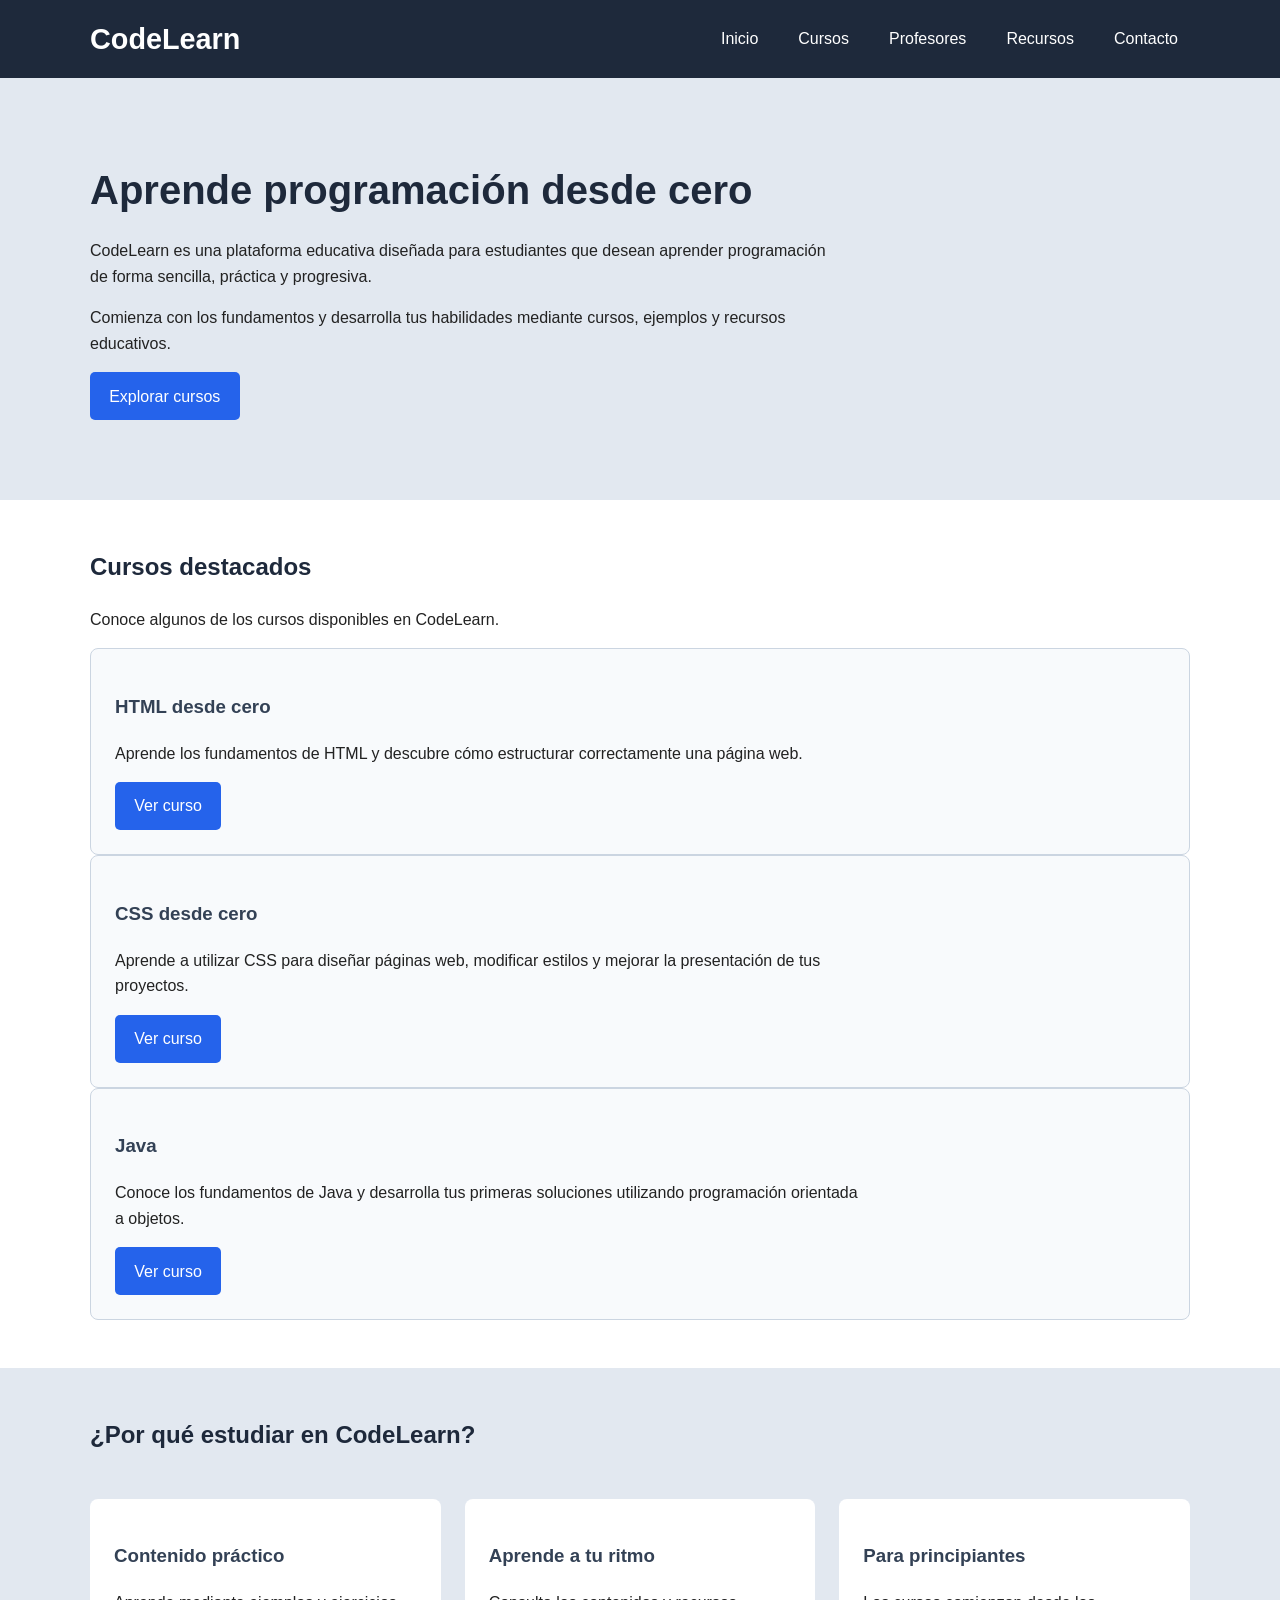
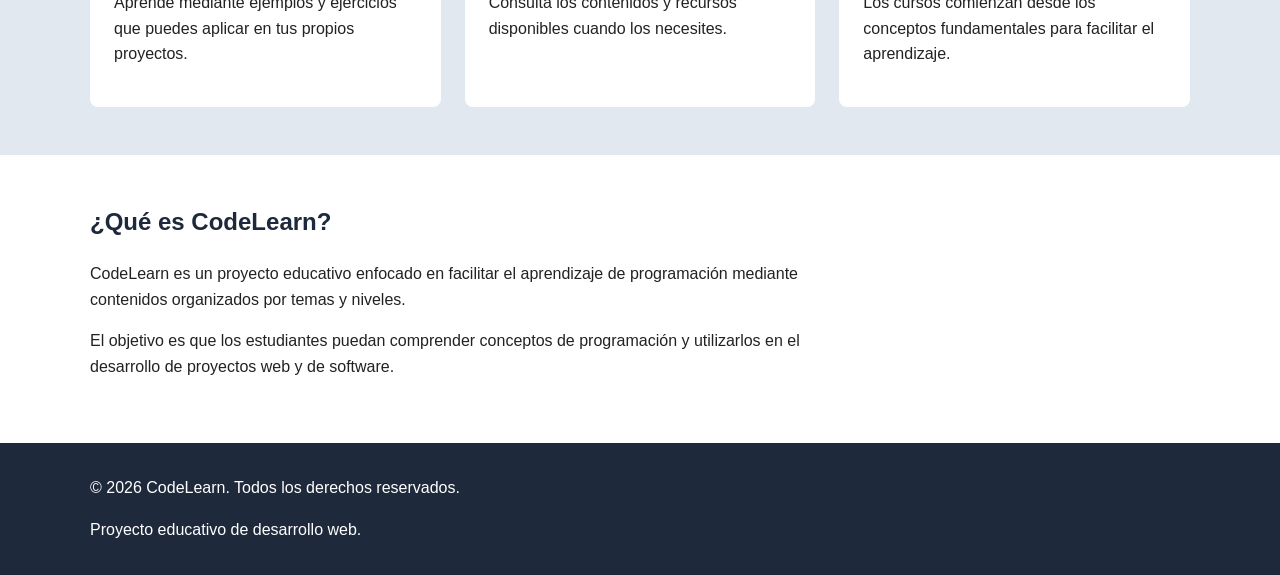
<file: index.html>
<!DOCTYPE html>
<html lang="es">

<head>
    <meta charset="UTF-8">
    <meta name="viewport" content="width=device-width, initial-scale=1.0">

    <meta name="description"
        content="CodeLearn es una plataforma educativa para aprender programación desde cero mediante cursos y recursos prácticos.">

    <meta name="author" content="CodeLearn">

    <title>CodeLearn | Aprende programación</title>
    <link rel="stylesheet" href="css/styles.css">
</head>

<body>

    <!-- Encabezado principal -->
    <header class="header">

        <div class="container">

            <h1 class="logo">CodeLearn</h1>

            <!-- Navegación principal -->
            <nav class="nav" aria-label="Navegación principal">

                <a href="index.html">Inicio</a>
                <a href="html/cursos.html">Cursos</a>
                <a href="html/profesores.html">Profesores</a>
                <a href="html/recursos.html">Recursos</a>
                <a href="html/contacto.html">Contacto</a>

            </nav>

        </div>

    </header>


    <!-- Contenido principal -->
    <main>

        <!-- Presentación de CodeLearn -->
        <section class="hero">

            <div class="container">

                <h2>Aprende programación desde cero</h2>

                <p>
                    CodeLearn es una plataforma educativa diseñada para
                    estudiantes que desean aprender programación de forma
                    sencilla, práctica y progresiva.
                </p>

                <p>
                    Comienza con los fundamentos y desarrolla tus habilidades
                    mediante cursos, ejemplos y recursos educativos.
                </p>

                <a href="html/cursos.html">Explorar cursos</a>

            </div>

        </section>


        <!-- Cursos destacados -->
        <section class="featured-courses">

            <div class="container">

                <h2>Cursos destacados</h2>

                <p>
                    Conoce algunos de los cursos disponibles en CodeLearn.
                </p>


                <article class="course-card">

                    <h3>HTML desde cero</h3>

                    <p>
                        Aprende los fundamentos de HTML y descubre cómo
                        estructurar correctamente una página web.
                    </p>

                    <a href="html/curso-html.html">Ver curso</a>

                </article>


                <article class="course-card">

                    <h3>CSS desde cero</h3>

                    <p>
                        Aprende a utilizar CSS para diseñar páginas web,
                        modificar estilos y mejorar la presentación
                        de tus proyectos.
                    </p>

                    <a href="html/curso-css.html">Ver curso</a>

                </article>


                <article class="course-card">

                    <h3>Java</h3>

                    <p>
                        Conoce los fundamentos de Java y desarrolla tus
                        primeras soluciones utilizando programación
                        orientada a objetos.
                    </p>

                    <a href="html/curso-java.html">Ver curso</a>

                </article>

            </div>

        </section>


        <!-- Beneficios de la plataforma -->
        <section class="benefits">

            <div class="container">

                <h2>¿Por qué estudiar en CodeLearn?</h2>


                <article>

                    <h3>Contenido práctico</h3>

                    <p>
                        Aprende mediante ejemplos y ejercicios que puedes
                        aplicar en tus propios proyectos.
                    </p>

                </article>


                <article>

                    <h3>Aprende a tu ritmo</h3>

                    <p>
                        Consulta los contenidos y recursos disponibles
                        cuando los necesites.
                    </p>

                </article>


                <article>

                    <h3>Para principiantes</h3>

                    <p>
                        Los cursos comienzan desde los conceptos fundamentales
                        para facilitar el aprendizaje.
                    </p>

                </article>

            </div>

        </section>


        <!-- Información adicional -->
        <section class="about">

            <div class="container">

                <h2>¿Qué es CodeLearn?</h2>

                <p>
                    CodeLearn es un proyecto educativo enfocado en facilitar
                    el aprendizaje de programación mediante contenidos
                    organizados por temas y niveles.
                </p>

                <p>
                    El objetivo es que los estudiantes puedan comprender
                    conceptos de programación y utilizarlos en el desarrollo
                    de proyectos web y de software.
                </p>

            </div>

        </section>

    </main>


    <!-- Pie de página -->
    <footer class="footer">

        <div class="container">

            <p>
                &copy; 2026 CodeLearn. Todos los derechos reservados.
            </p>

            <address>
                Proyecto educativo de desarrollo web.
            </address>

        </div>

    </footer>

</body>

</html>
</file>
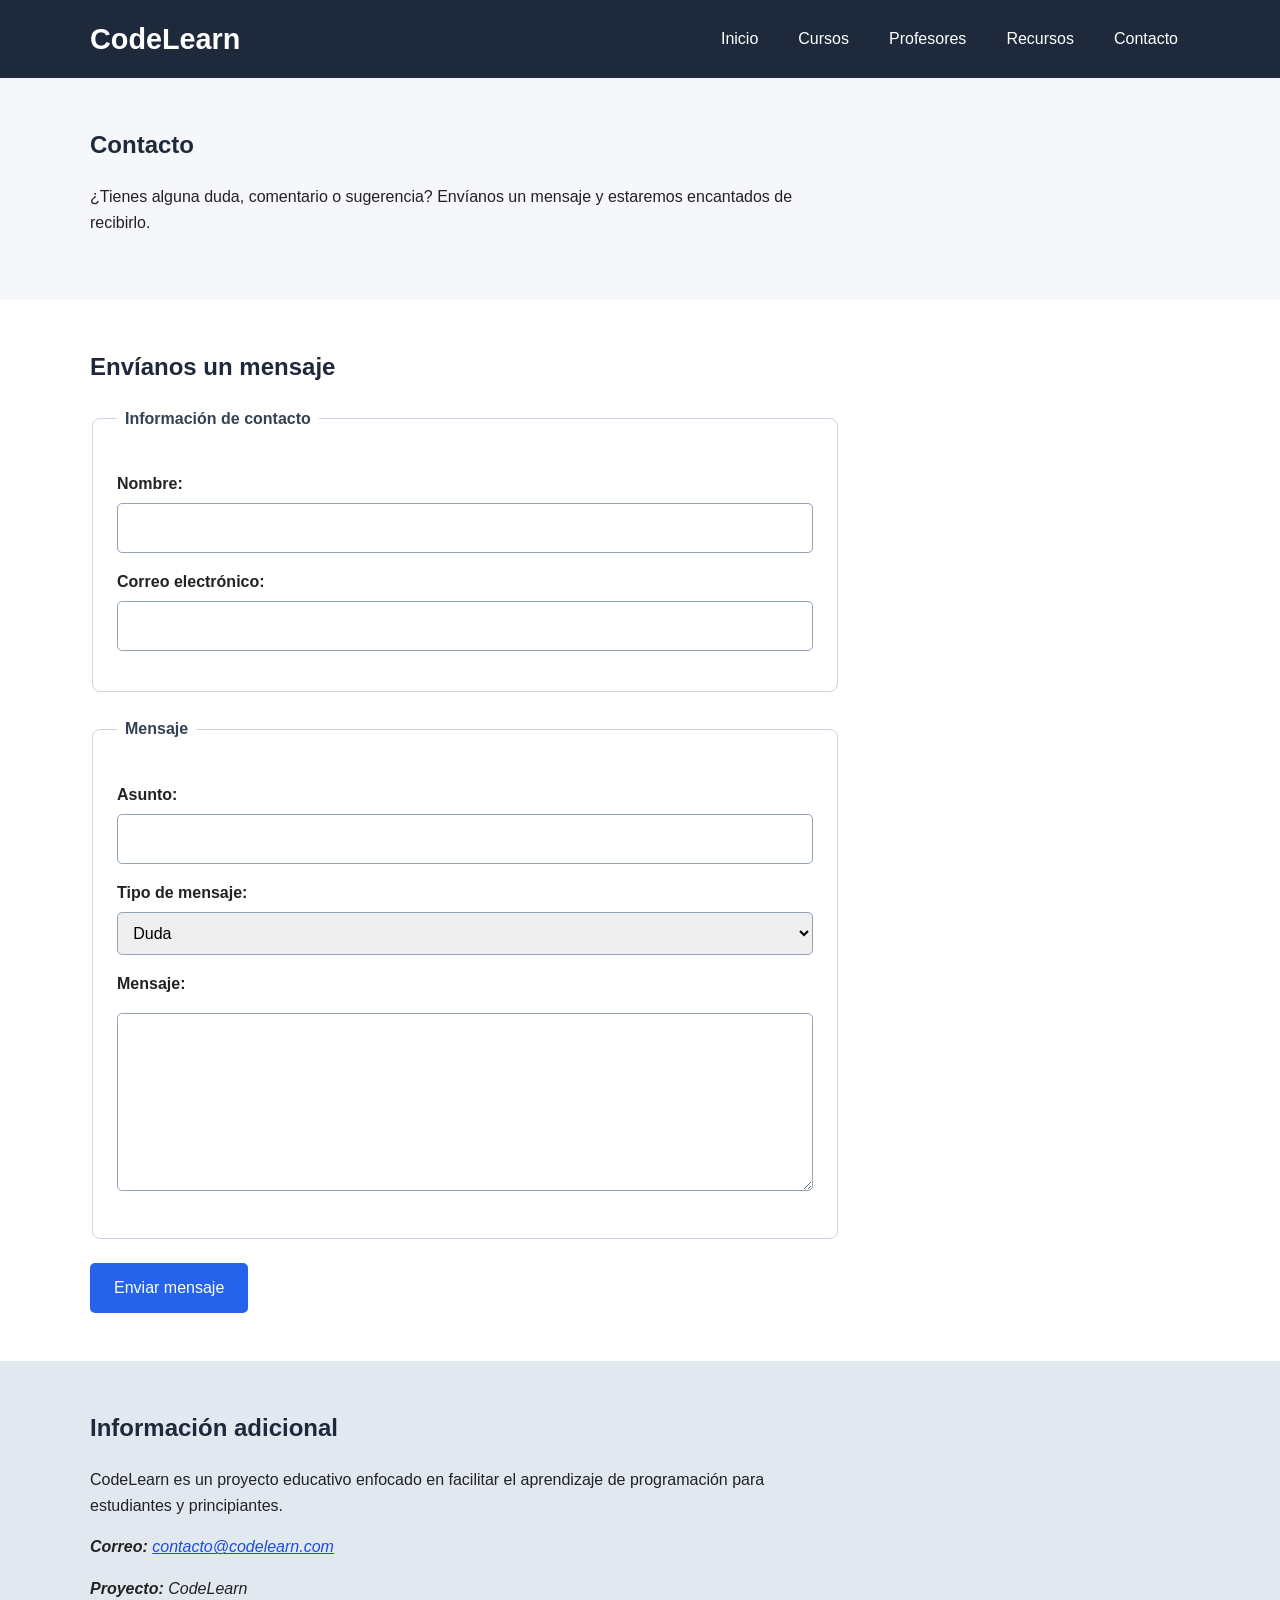
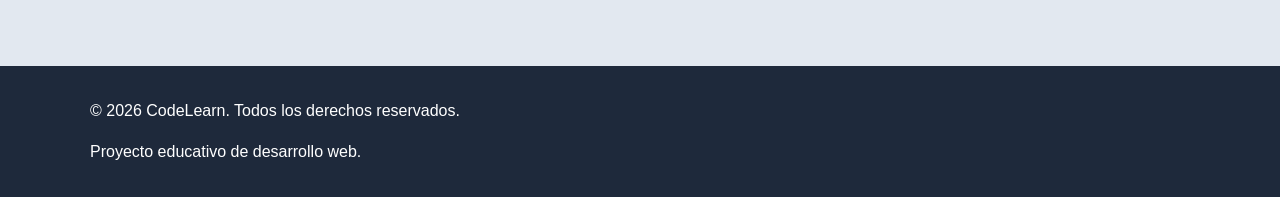
<file: html/contacto.html>
<!DOCTYPE html>
<html lang="es">

<head>
    <meta charset="UTF-8">
    <meta name="viewport" content="width=device-width, initial-scale=1.0">

    <meta name="description"
        content="Contacta con CodeLearn para enviar dudas, comentarios y sugerencias sobre los cursos de programación.">

    <meta name="author" content="CodeLearn">

    <title>Contacto | CodeLearn</title>
    <link rel="stylesheet" href="../css/styles.css">
</head>

<body>

    <!-- Encabezado principal -->
    <header class="header">

        <div class="container">

            <h1 class="logo">CodeLearn</h1>

            <!-- Navegación principal -->
            <nav class="nav" aria-label="Navegación principal">

                <a href="../index.html">Inicio</a>
                <a href="cursos.html">Cursos</a>
                <a href="profesores.html">Profesores</a>
                <a href="recursos.html">Recursos</a>
                <a href="contacto.html">Contacto</a>

            </nav>

        </div>

    </header>


    <!-- Contenido principal -->
    <main>

        <!-- Presentación -->
        <section class="contact-header">

            <div class="container">

                <h2>Contacto</h2>

                <p>
                    ¿Tienes alguna duda, comentario o sugerencia?
                    Envíanos un mensaje y estaremos encantados de recibirlo.
                </p>

            </div>

        </section>


        <!-- Formulario de contacto -->
        <section class="contact">

            <div class="container">

                <h2>Envíanos un mensaje</h2>

                <form action="#" method="post">

                    <fieldset>

                        <legend>Información de contacto</legend>

                        <p>
                            <label for="nombre">Nombre:</label>
                            <input type="text" id="nombre" name="nombre" required>
                        </p>

                        <p>
                            <label for="correo">Correo electrónico:</label>
                            <input type="email" id="correo" name="correo" required>
                        </p>

                    </fieldset>


                    <fieldset>

                        <legend>Mensaje</legend>

                        <p>
                            <label for="asunto">Asunto:</label>
                            <input type="text" id="asunto" name="asunto" required>
                        </p>

                        <p>
                            <label for="tipo">Tipo de mensaje:</label>

                            <select id="tipo" name="tipo">

                                <option value="duda">Duda</option>
                                <option value="comentario">Comentario</option>
                                <option value="sugerencia">Sugerencia</option>
                                <option value="otro">Otro</option>

                            </select>

                        </p>

                        <p>
                            <label for="mensaje">Mensaje:</label>
                        </p>

                        <p>
                            <textarea id="mensaje" name="mensaje" rows="6" required></textarea>
                        </p>

                    </fieldset>


                    <button type="submit">Enviar mensaje</button>

                </form>

            </div>

        </section>


        <!-- Información de contacto -->
        <aside class="contact-information">

            <div class="container">

                <h2>Información adicional</h2>

                <p>
                    CodeLearn es un proyecto educativo enfocado en facilitar
                    el aprendizaje de programación para estudiantes y
                    principiantes.
                </p>

                <address>

                    <p>
                        <strong>Correo:</strong>
                        <a href="mailto:contacto@codelearn.com">
                            contacto@codelearn.com
                        </a>
                    </p>

                    <p>
                        <strong>Proyecto:</strong>
                        CodeLearn
                    </p>

                </address>

            </div>

        </aside>

    </main>


    <!-- Pie de página -->
    <footer class="footer">

        <div class="container">

            <p>
                &copy; 2026 CodeLearn. Todos los derechos reservados.
            </p>

            <address>
                Proyecto educativo de desarrollo web.
            </address>

        </div>

    </footer>

</body>

</html>
</file>
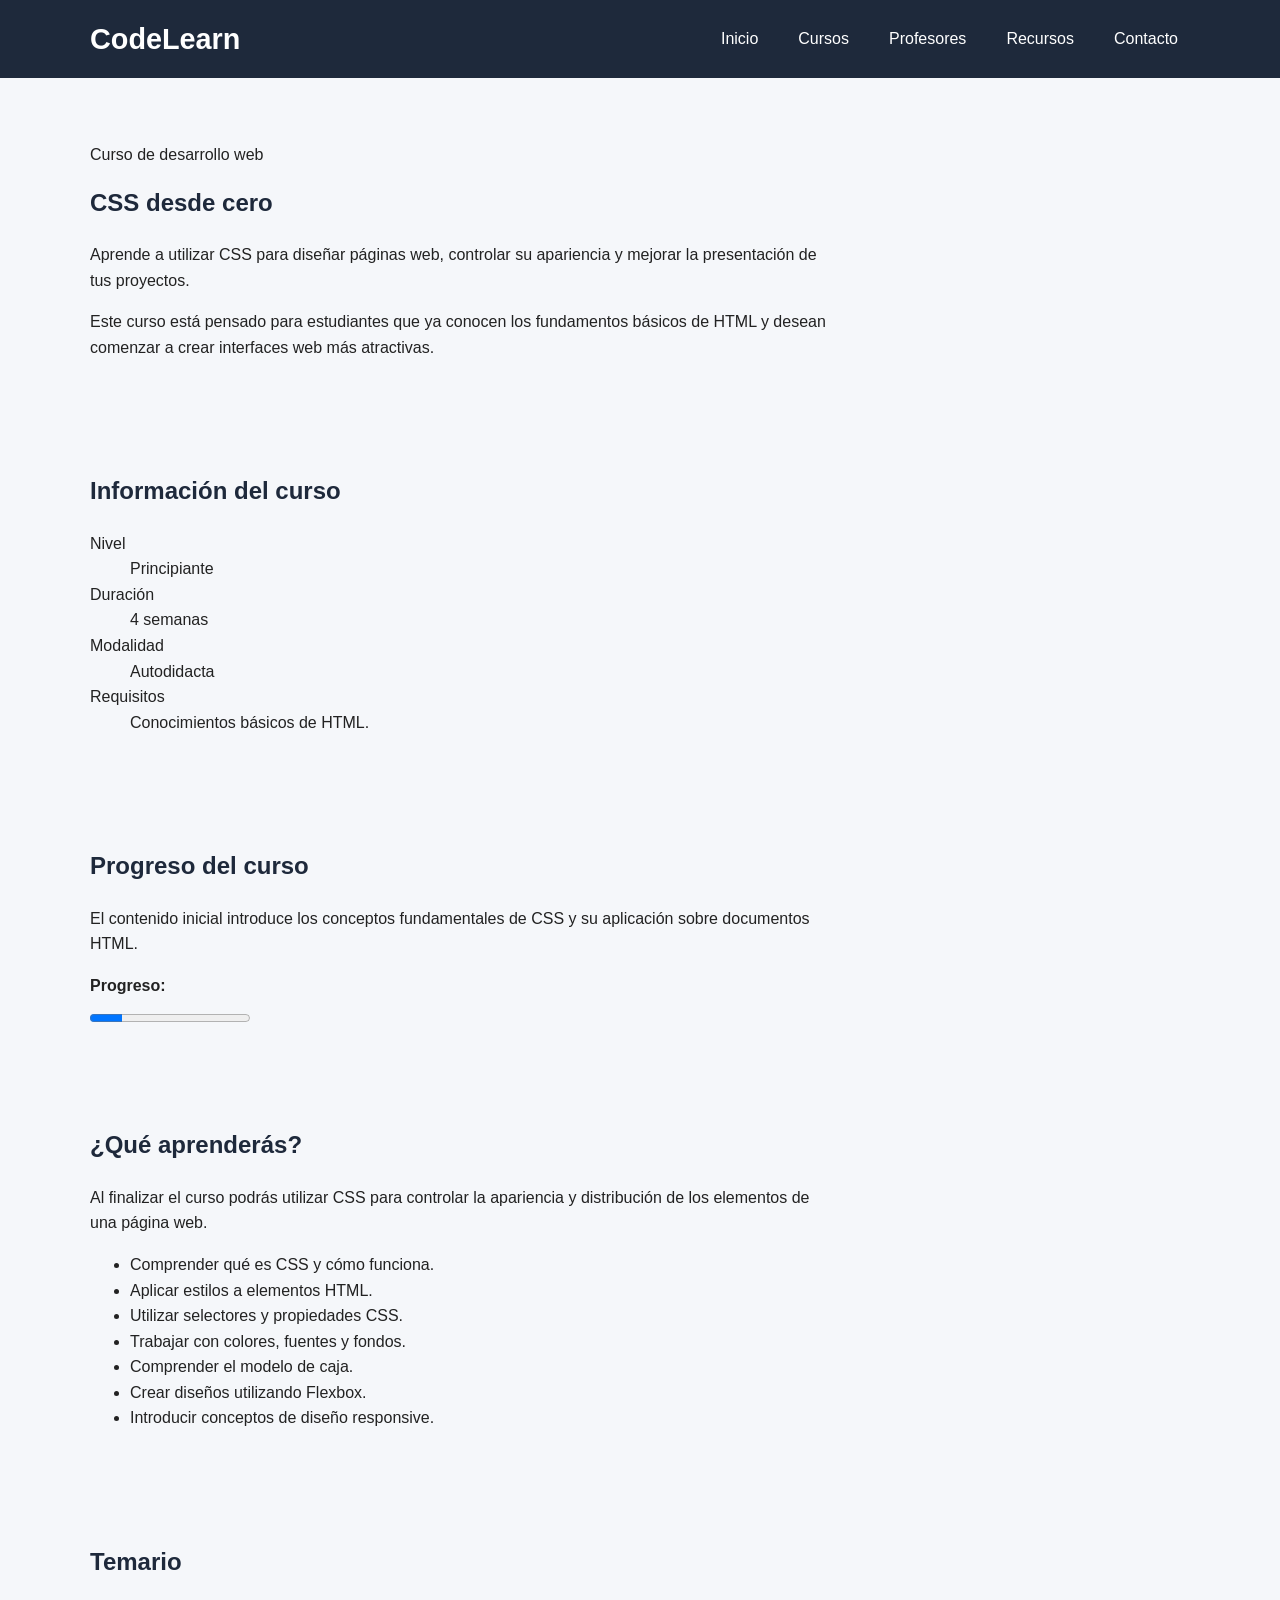
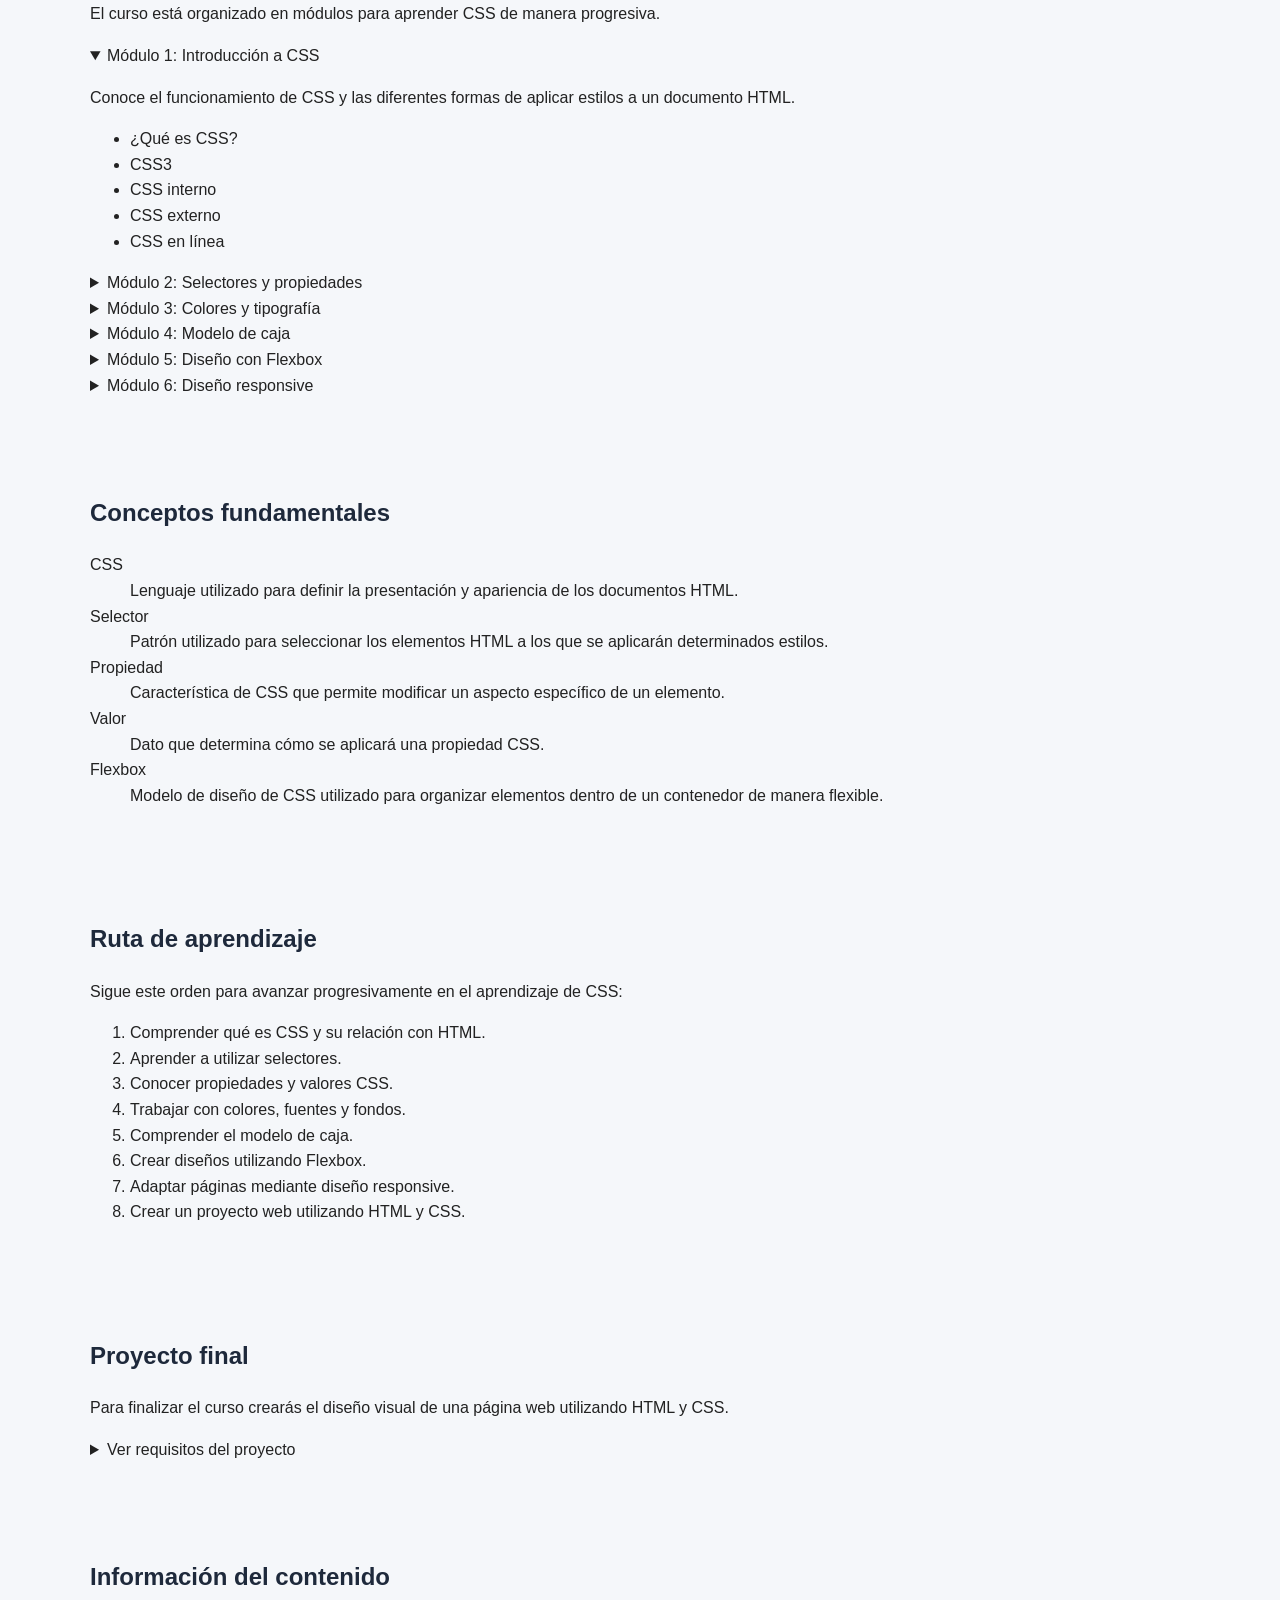
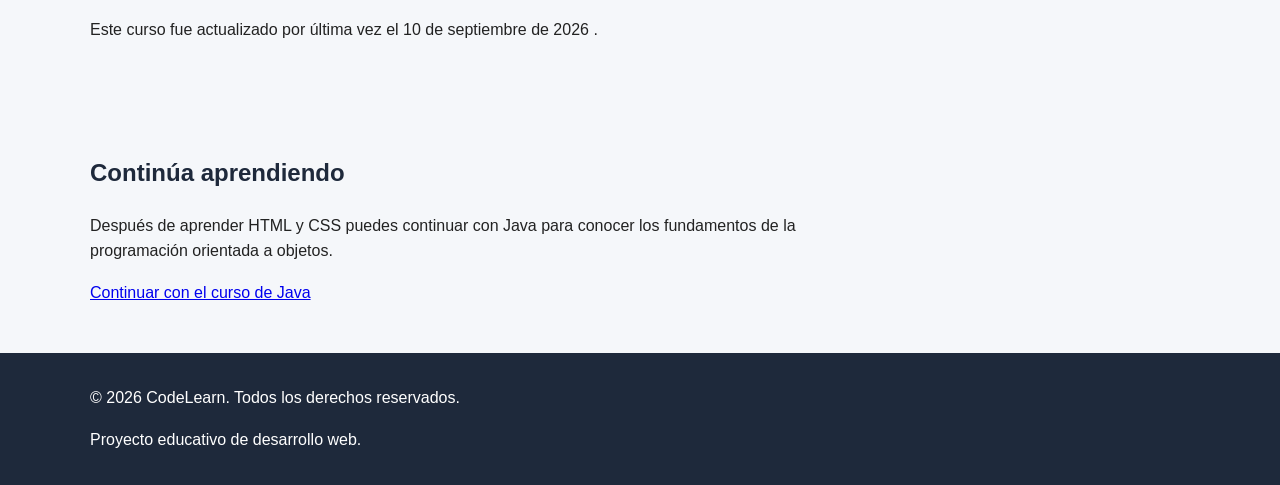
<file: html/curso-css.html>
<!DOCTYPE html>
<html lang="es">

<head>
    <meta charset="UTF-8">
    <meta name="viewport" content="width=device-width, initial-scale=1.0">

    <meta name="description"
        content="Curso de CSS desde cero en CodeLearn. Aprende a diseñar y mejorar la apariencia de páginas web mediante CSS.">

    <meta name="author" content="CodeLearn">

    <title>CodeLearn | Curso de CSS</title>
    <link rel="stylesheet" href="../css/styles.css">
</head>

<body>

    <!-- Encabezado principal -->
    <header class="header">

        <div class="container">

            <h1 class="logo">CodeLearn</h1>

            <!-- Navegación principal -->
            <nav class="nav" aria-label="Navegación principal">

                <a href="../index.html">Inicio</a>
                <a href="cursos.html">Cursos</a>
                <a href="profesores.html">Profesores</a>
                <a href="recursos.html">Recursos</a>
                <a href="contacto.html">Contacto</a>

            </nav>

        </div>

    </header>


    <!-- Contenido principal -->
    <main>

        <!-- Presentación del curso -->
        <section class="course-introduction">

            <div class="container">

                <p>Curso de desarrollo web</p>

                <h2>CSS desde cero</h2>

                <p>
                    Aprende a utilizar CSS para diseñar páginas web,
                    controlar su apariencia y mejorar la presentación
                    de tus proyectos.
                </p>

                <p>
                    Este curso está pensado para estudiantes que ya
                    conocen los fundamentos básicos de HTML y desean
                    comenzar a crear interfaces web más atractivas.
                </p>

            </div>

        </section>


        <!-- Información del curso -->
        <section class="course-information">

            <div class="container">

                <h2>Información del curso</h2>

                <dl>

                    <dt>Nivel</dt>
                    <dd>Principiante</dd>

                    <dt>Duración</dt>
                    <dd>4 semanas</dd>

                    <dt>Modalidad</dt>
                    <dd>Autodidacta</dd>

                    <dt>Requisitos</dt>
                    <dd>
                        Conocimientos básicos de HTML.
                    </dd>

                </dl>

            </div>

        </section>


        <!-- Progreso del curso -->
        <section class="course-progress">

            <div class="container">

                <h2>Progreso del curso</h2>

                <p>
                    El contenido inicial introduce los conceptos
                    fundamentales de CSS y su aplicación sobre
                    documentos HTML.
                </p>

                <label for="progress-css">
                    Progreso:
                </label>

                <progress id="progress-css" value="20" max="100">
                    20%
                </progress>

            </div>

        </section>


        <!-- Objetivos del curso -->
        <section class="course-objectives">

            <div class="container">

                <h2>¿Qué aprenderás?</h2>

                <p>
                    Al finalizar el curso podrás utilizar CSS para
                    controlar la apariencia y distribución de los
                    elementos de una página web.
                </p>

                <ul>

                    <li>
                        Comprender qué es CSS y cómo funciona.
                    </li>

                    <li>
                        Aplicar estilos a elementos HTML.
                    </li>

                    <li>
                        Utilizar selectores y propiedades CSS.
                    </li>

                    <li>
                        Trabajar con colores, fuentes y fondos.
                    </li>

                    <li>
                        Comprender el modelo de caja.
                    </li>

                    <li>
                        Crear diseños utilizando Flexbox.
                    </li>

                    <li>
                        Introducir conceptos de diseño responsive.
                    </li>

                </ul>

            </div>

        </section>


        <!-- Temario -->
        <section class="course-content">

            <div class="container">

                <h2>Temario</h2>

                <p>
                    El curso está organizado en módulos para aprender
                    CSS de manera progresiva.
                </p>


                <!-- Módulo 1 -->
                <article class="course-module">

                    <details open>

                        <summary>
                            Módulo 1: Introducción a CSS
                        </summary>

                        <p>
                            Conoce el funcionamiento de CSS y las
                            diferentes formas de aplicar estilos
                            a un documento HTML.
                        </p>

                        <ul>
                            <li>¿Qué es CSS?</li>
                            <li>CSS3</li>
                            <li>CSS interno</li>
                            <li>CSS externo</li>
                            <li>CSS en línea</li>
                        </ul>

                    </details>

                </article>


                <!-- Módulo 2 -->
                <article class="course-module">

                    <details>

                        <summary>
                            Módulo 2: Selectores y propiedades
                        </summary>

                        <p>
                            Aprende a seleccionar elementos HTML y
                            modificar sus características mediante
                            propiedades CSS.
                        </p>

                        <ul>
                            <li>Selectores de elemento</li>
                            <li>Selectores de clase</li>
                            <li>Selectores de ID</li>
                            <li>Propiedades y valores</li>
                            <li>Herencia</li>
                            <li>Especificidad</li>
                        </ul>

                    </details>

                </article>


                <!-- Módulo 3 -->
                <article class="course-module">

                    <details>

                        <summary>
                            Módulo 3: Colores y tipografía
                        </summary>

                        <p>
                            Aprende a modificar la apariencia visual
                            del contenido mediante colores y fuentes.
                        </p>

                        <ul>
                            <li>Colores</li>
                            <li>Fondos</li>
                            <li>Fuentes</li>
                            <li>Tamaño del texto</li>
                            <li>Alineación</li>
                            <li>Espaciado</li>
                        </ul>

                    </details>

                </article>


                <!-- Módulo 4 -->
                <article class="course-module">

                    <details>

                        <summary>
                            Módulo 4: Modelo de caja
                        </summary>

                        <p>
                            Comprende cómo CSS calcula el tamaño y
                            el espacio que ocupa cada elemento.
                        </p>

                        <ul>
                            <li>Content</li>
                            <li>Padding</li>
                            <li>Border</li>
                            <li>Margin</li>
                            <li>Width y height</li>
                            <li>Box sizing</li>
                        </ul>

                    </details>

                </article>


                <!-- Módulo 5 -->
                <article class="course-module">

                    <details>

                        <summary>
                            Módulo 5: Diseño con Flexbox
                        </summary>

                        <p>
                            Aprende a organizar elementos dentro de
                            un contenedor utilizando Flexbox.
                        </p>

                        <ul>
                            <li>Flex container</li>
                            <li>Flex direction</li>
                            <li>Justify content</li>
                            <li>Align items</li>
                            <li>Gap</li>
                            <li>Flex wrap</li>
                        </ul>

                    </details>

                </article>


                <!-- Módulo 6 -->
                <article class="course-module">

                    <details>

                        <summary>
                            Módulo 6: Diseño responsive
                        </summary>

                        <p>
                            Aprende los conceptos básicos necesarios
                            para adaptar una página web a diferentes
                            tamaños de pantalla.
                        </p>

                        <ul>
                            <li>Diseño responsive</li>
                            <li>Media queries</li>
                            <li>Unidades relativas</li>
                            <li>Adaptación a dispositivos móviles</li>
                        </ul>

                    </details>

                </article>

            </div>

        </section>


        <!-- Conceptos fundamentales -->
        <section class="course-concepts">

            <div class="container">

                <h2>Conceptos fundamentales</h2>

                <dl>

                    <dt>CSS</dt>

                    <dd>
                        Lenguaje utilizado para definir la presentación
                        y apariencia de los documentos HTML.
                    </dd>


                    <dt>Selector</dt>

                    <dd>
                        Patrón utilizado para seleccionar los elementos
                        HTML a los que se aplicarán determinados estilos.
                    </dd>


                    <dt>Propiedad</dt>

                    <dd>
                        Característica de CSS que permite modificar
                        un aspecto específico de un elemento.
                    </dd>


                    <dt>Valor</dt>

                    <dd>
                        Dato que determina cómo se aplicará una propiedad
                        CSS.
                    </dd>


                    <dt>Flexbox</dt>

                    <dd>
                        Modelo de diseño de CSS utilizado para organizar
                        elementos dentro de un contenedor de manera flexible.
                    </dd>

                </dl>

            </div>

        </section>


        <!-- Ruta de aprendizaje -->
        <section class="learning-path">

            <div class="container">

                <h2>Ruta de aprendizaje</h2>

                <p>
                    Sigue este orden para avanzar progresivamente
                    en el aprendizaje de CSS:
                </p>

                <ol>

                    <li>
                        Comprender qué es CSS y su relación con HTML.
                    </li>

                    <li>
                        Aprender a utilizar selectores.
                    </li>

                    <li>
                        Conocer propiedades y valores CSS.
                    </li>

                    <li>
                        Trabajar con colores, fuentes y fondos.
                    </li>

                    <li>
                        Comprender el modelo de caja.
                    </li>

                    <li>
                        Crear diseños utilizando Flexbox.
                    </li>

                    <li>
                        Adaptar páginas mediante diseño responsive.
                    </li>

                    <li>
                        Crear un proyecto web utilizando HTML y CSS.
                    </li>

                </ol>

            </div>

        </section>


        <!-- Proyecto final -->
        <section class="final-project">

            <div class="container">

                <h2>Proyecto final</h2>

                <p>
                    Para finalizar el curso crearás el diseño visual
                    de una página web utilizando HTML y CSS.
                </p>

                <details>

                    <summary>
                        Ver requisitos del proyecto
                    </summary>

                    <ol>

                        <li>
                            Utilizar un documento HTML estructurado.
                        </li>

                        <li>
                            Crear una hoja de estilos CSS externa.
                        </li>

                        <li>
                            Utilizar selectores y propiedades CSS.
                        </li>

                        <li>
                            Aplicar colores y tipografías.
                        </li>

                        <li>
                            Utilizar el modelo de caja.
                        </li>

                        <li>
                            Utilizar Flexbox en alguna sección.
                        </li>

                        <li>
                            Adaptar el diseño para dispositivos móviles.
                        </li>

                    </ol>

                </details>

            </div>

        </section>


        <!-- Información de actualización -->
        <section class="course-update">

            <div class="container">

                <h2>Información del contenido</h2>

                <p>
                    Este curso fue actualizado por última vez el
                    <time datetime="2026-09-10">
                        10 de septiembre de 2026
                    </time>.
                </p>

            </div>

        </section>


        <!-- Navegación entre cursos -->
        <section class="course-navigation">

            <div class="container">

                <h2>Continúa aprendiendo</h2>

                <p>
                    Después de aprender HTML y CSS puedes continuar
                    con Java para conocer los fundamentos de la
                    programación orientada a objetos.
                </p>

                <a href="curso-java.html">
                    Continuar con el curso de Java
                </a>

            </div>

        </section>

    </main>


    <!-- Pie de página -->
    <footer class="footer">

        <div class="container">

            <p>
                &copy; 2026 CodeLearn. Todos los derechos reservados.
            </p>

            <address>
                Proyecto educativo de desarrollo web.
            </address>

        </div>

    </footer>

</body>

</html>
</file>
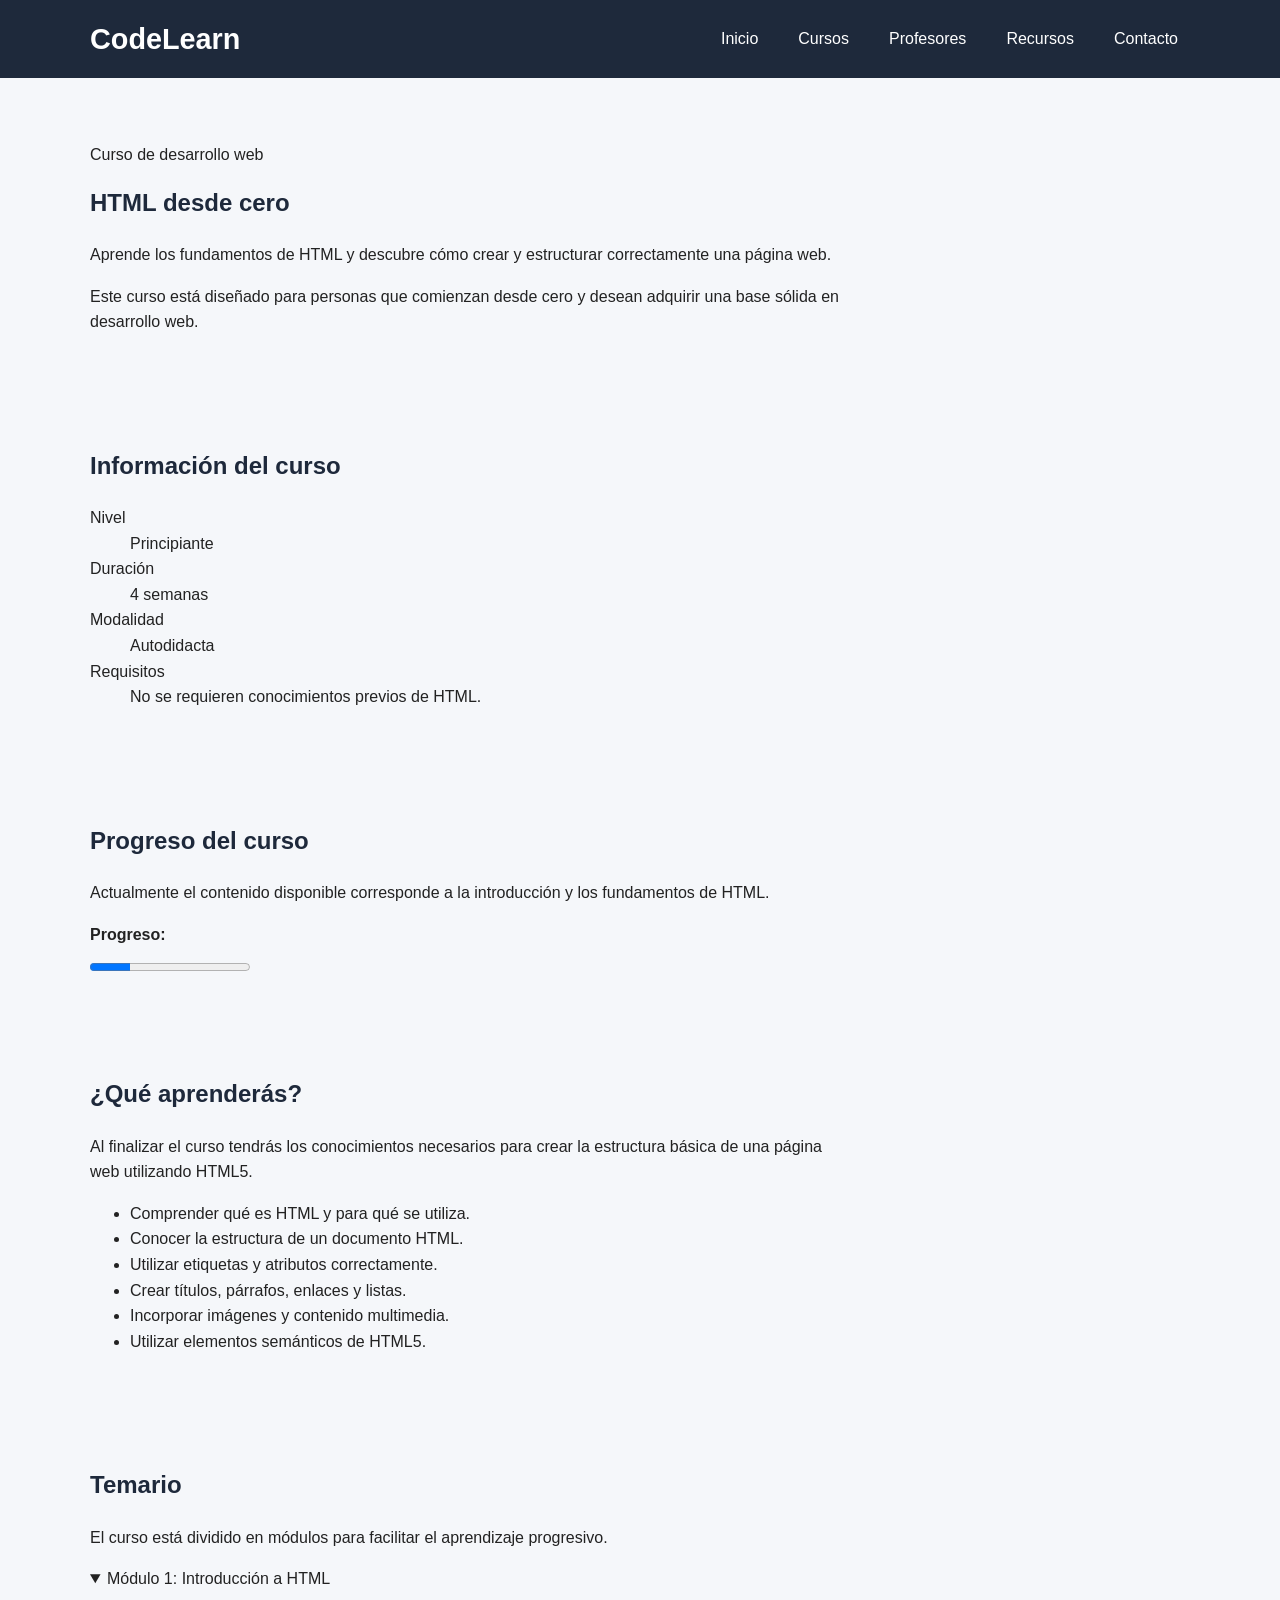
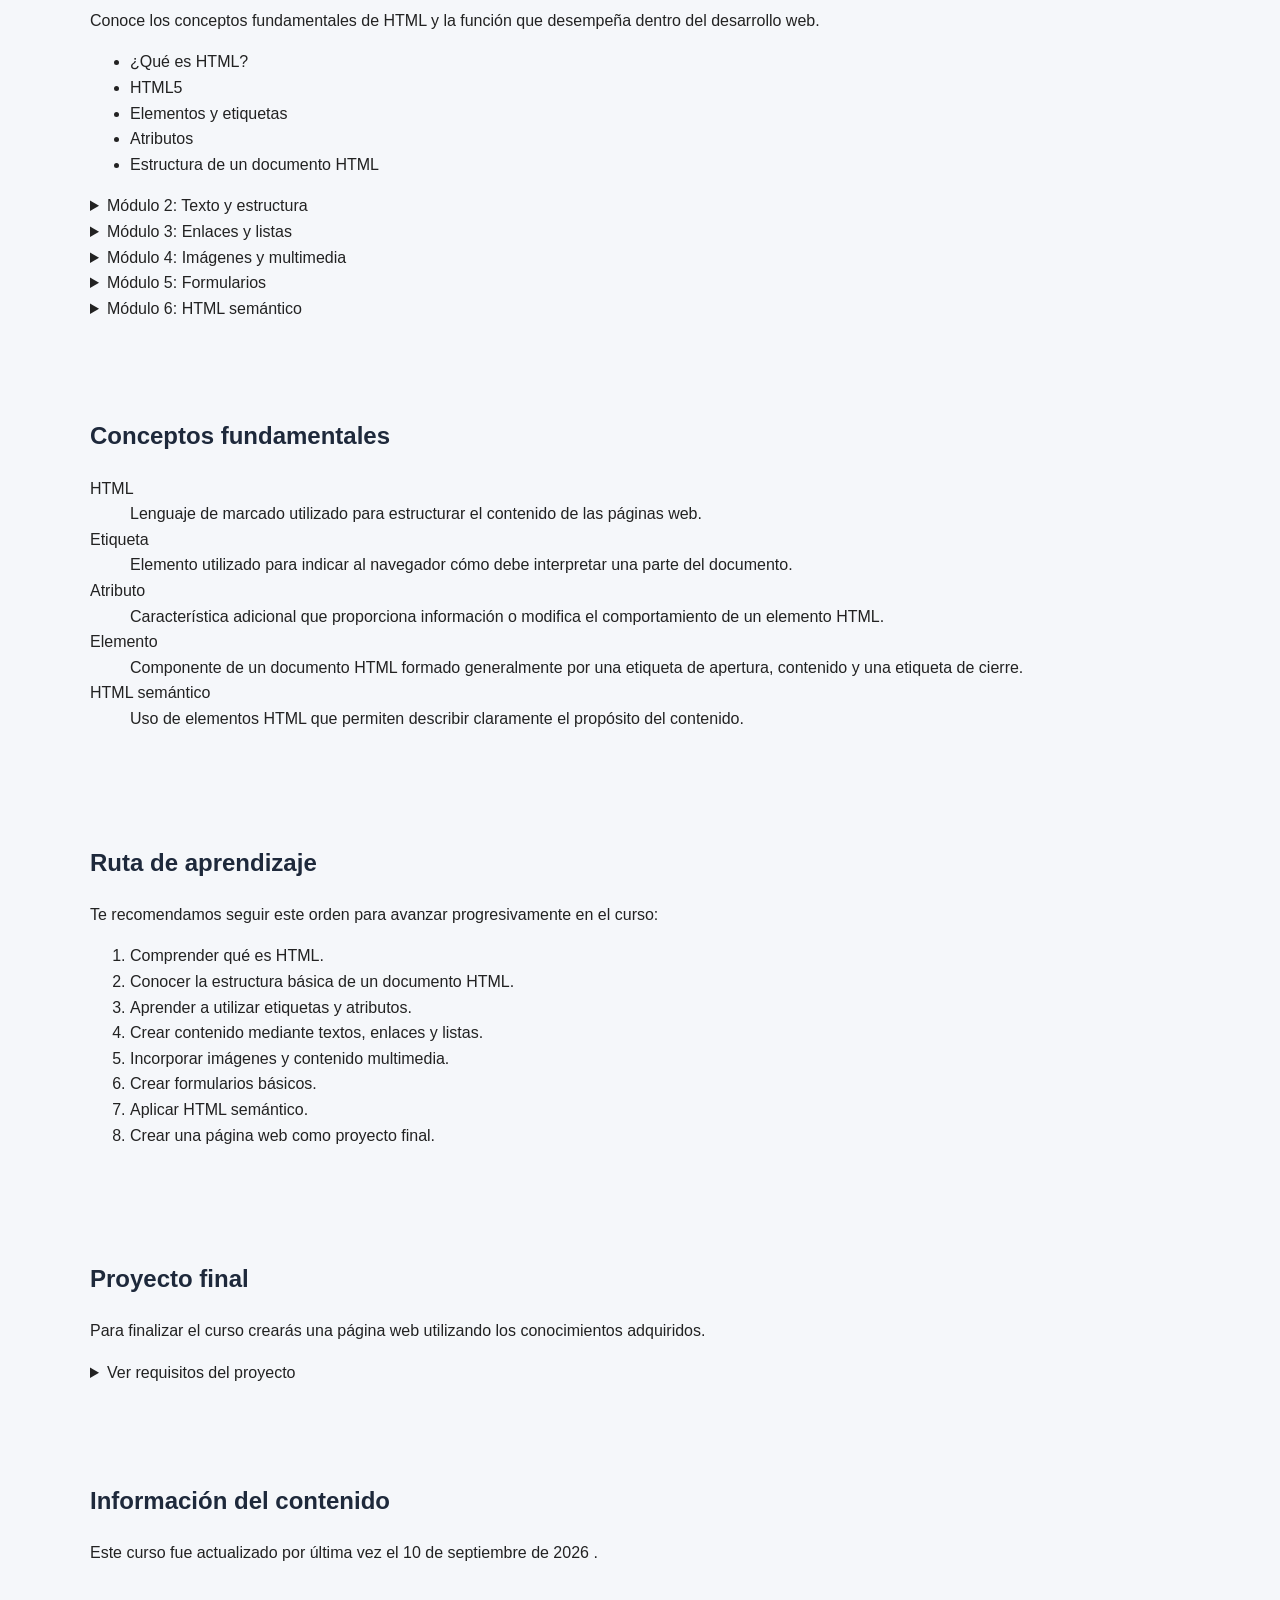
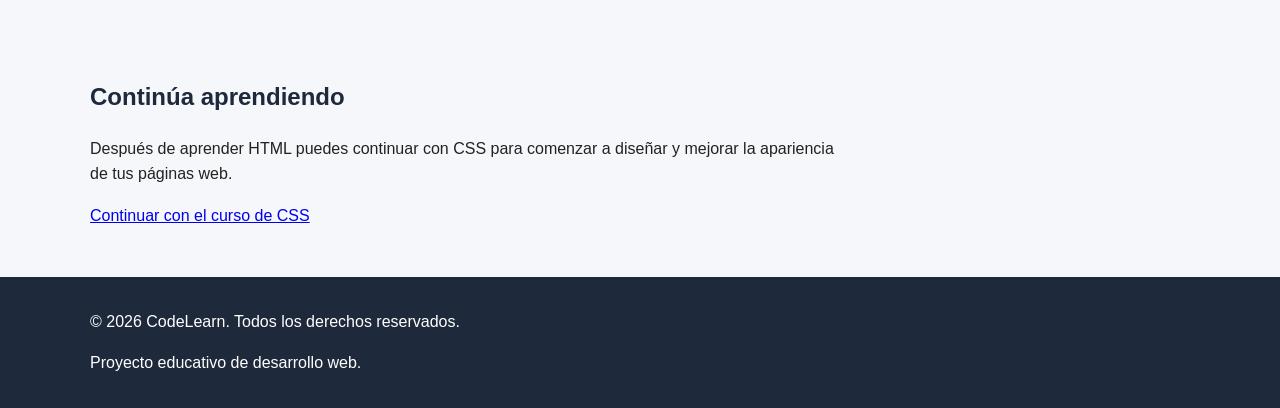
<file: html/curso-html.html>
<!DOCTYPE html>
<html lang="es">

<head>
    <meta charset="UTF-8">
    <meta name="viewport" content="width=device-width, initial-scale=1.0">

    <meta name="description"
        content="Curso de HTML desde cero en CodeLearn. Aprende los fundamentos de HTML y crea tus primeras páginas web.">

    <meta name="author" content="CodeLearn">

    <title>CodeLearn | Curso de HTML</title>
    <link rel="stylesheet" href="../css/styles.css">
</head>

<body>

    <!-- Encabezado principal -->
    <header class="header">

        <div class="container">

            <h1 class="logo">CodeLearn</h1>

            <!-- Navegación principal -->
            <nav class="nav" aria-label="Navegación principal">

                <a href="../index.html">Inicio</a>
                <a href="cursos.html">Cursos</a>
                <a href="profesores.html">Profesores</a>
                <a href="recursos.html">Recursos</a>
                <a href="contacto.html">Contacto</a>

            </nav>

        </div>

    </header>


    <!-- Contenido principal -->
    <main>

        <!-- Presentación del curso -->
        <section class="course-introduction">

            <div class="container">

                <p>Curso de desarrollo web</p>

                <h2>HTML desde cero</h2>

                <p>
                    Aprende los fundamentos de HTML y descubre cómo crear
                    y estructurar correctamente una página web.
                </p>

                <p>
                    Este curso está diseñado para personas que comienzan
                    desde cero y desean adquirir una base sólida en
                    desarrollo web.
                </p>

            </div>

        </section>


        <!-- Información del curso -->
        <section class="course-information">

            <div class="container">

                <h2>Información del curso</h2>

                <dl>

                    <dt>Nivel</dt>
                    <dd>Principiante</dd>

                    <dt>Duración</dt>
                    <dd>4 semanas</dd>

                    <dt>Modalidad</dt>
                    <dd>Autodidacta</dd>

                    <dt>Requisitos</dt>
                    <dd>No se requieren conocimientos previos de HTML.</dd>

                </dl>

            </div>

        </section>


        <!-- Progreso del curso -->
        <section class="course-progress">

            <div class="container">

                <h2>Progreso del curso</h2>

                <p>
                    Actualmente el contenido disponible corresponde a
                    la introducción y los fundamentos de HTML.
                </p>

                <label for="progress-html">
                    Progreso:
                </label>

                <progress id="progress-html" value="25" max="100">
                    25%
                </progress>

            </div>

        </section>


        <!-- Objetivos del curso -->
        <section class="course-objectives">

            <div class="container">

                <h2>¿Qué aprenderás?</h2>

                <p>
                    Al finalizar el curso tendrás los conocimientos
                    necesarios para crear la estructura básica de una
                    página web utilizando HTML5.
                </p>

                <ul>

                    <li>
                        Comprender qué es HTML y para qué se utiliza.
                    </li>

                    <li>
                        Conocer la estructura de un documento HTML.
                    </li>

                    <li>
                        Utilizar etiquetas y atributos correctamente.
                    </li>

                    <li>
                        Crear títulos, párrafos, enlaces y listas.
                    </li>

                    <li>
                        Incorporar imágenes y contenido multimedia.
                    </li>

                    <li>
                        Utilizar elementos semánticos de HTML5.
                    </li>

                </ul>

            </div>

        </section>


        <!-- Temario -->
        <section class="course-content">

            <div class="container">

                <h2>Temario</h2>

                <p>
                    El curso está dividido en módulos para facilitar
                    el aprendizaje progresivo.
                </p>


                <!-- Módulo 1 -->
                <article class="course-module">

                    <details open>

                        <summary>
                            Módulo 1: Introducción a HTML
                        </summary>

                        <p>
                            Conoce los conceptos fundamentales de HTML
                            y la función que desempeña dentro del
                            desarrollo web.
                        </p>

                        <ul>
                            <li>¿Qué es HTML?</li>
                            <li>HTML5</li>
                            <li>Elementos y etiquetas</li>
                            <li>Atributos</li>
                            <li>Estructura de un documento HTML</li>
                        </ul>

                    </details>

                </article>


                <!-- Módulo 2 -->
                <article class="course-module">

                    <details>

                        <summary>
                            Módulo 2: Texto y estructura
                        </summary>

                        <p>
                            Aprende a organizar el contenido textual
                            de una página mediante diferentes elementos.
                        </p>

                        <ul>
                            <li>Encabezados</li>
                            <li>Párrafos</li>
                            <li>Énfasis</li>
                            <li>Citas</li>
                            <li>Comentarios</li>
                        </ul>

                    </details>

                </article>


                <!-- Módulo 3 -->
                <article class="course-module">

                    <details>

                        <summary>
                            Módulo 3: Enlaces y listas
                        </summary>

                        <p>
                            Aprende a conectar diferentes páginas y a
                            organizar información mediante listas.
                        </p>

                        <ul>
                            <li>Enlaces</li>
                            <li>Listas ordenadas</li>
                            <li>Listas desordenadas</li>
                            <li>Listas de descripción</li>
                        </ul>

                    </details>

                </article>


                <!-- Módulo 4 -->
                <article class="course-module">

                    <details>

                        <summary>
                            Módulo 4: Imágenes y multimedia
                        </summary>

                        <p>
                            Aprende a incorporar contenido multimedia
                            dentro de una página web.
                        </p>

                        <ul>
                            <li>Imágenes</li>
                            <li>Audio</li>
                            <li>Video</li>
                            <li>Contenido externo</li>
                        </ul>

                    </details>

                </article>


                <!-- Módulo 5 -->
                <article class="course-module">

                    <details>

                        <summary>
                            Módulo 5: Formularios
                        </summary>

                        <p>
                            Conoce los elementos básicos utilizados
                            para recopilar información de los usuarios.
                        </p>

                        <ul>
                            <li>Formularios</li>
                            <li>Campos de texto</li>
                            <li>Botones</li>
                            <li>Casillas de selección</li>
                            <li>Opciones</li>
                        </ul>

                    </details>

                </article>


                <!-- Módulo 6 -->
                <article class="course-module">

                    <details>

                        <summary>
                            Módulo 6: HTML semántico
                        </summary>

                        <p>
                            Aprende a utilizar elementos que describen
                            el significado y la función del contenido
                            de una página.
                        </p>

                        <ul>
                            <li>header</li>
                            <li>nav</li>
                            <li>main</li>
                            <li>section</li>
                            <li>article</li>
                            <li>aside</li>
                            <li>footer</li>
                        </ul>

                    </details>

                </article>

            </div>

        </section>


        <!-- Conceptos fundamentales -->
        <section class="course-concepts">

            <div class="container">

                <h2>Conceptos fundamentales</h2>

                <dl>

                    <dt>HTML</dt>

                    <dd>
                        Lenguaje de marcado utilizado para estructurar
                        el contenido de las páginas web.
                    </dd>


                    <dt>Etiqueta</dt>

                    <dd>
                        Elemento utilizado para indicar al navegador
                        cómo debe interpretar una parte del documento.
                    </dd>


                    <dt>Atributo</dt>

                    <dd>
                        Característica adicional que proporciona
                        información o modifica el comportamiento
                        de un elemento HTML.
                    </dd>


                    <dt>Elemento</dt>

                    <dd>
                        Componente de un documento HTML formado
                        generalmente por una etiqueta de apertura,
                        contenido y una etiqueta de cierre.
                    </dd>


                    <dt>HTML semántico</dt>

                    <dd>
                        Uso de elementos HTML que permiten describir
                        claramente el propósito del contenido.
                    </dd>

                </dl>

            </div>

        </section>


        <!-- Ruta de aprendizaje -->
        <section class="learning-path">

            <div class="container">

                <h2>Ruta de aprendizaje</h2>

                <p>
                    Te recomendamos seguir este orden para avanzar
                    progresivamente en el curso:
                </p>

                <ol>

                    <li>
                        Comprender qué es HTML.
                    </li>

                    <li>
                        Conocer la estructura básica de un documento HTML.
                    </li>

                    <li>
                        Aprender a utilizar etiquetas y atributos.
                    </li>

                    <li>
                        Crear contenido mediante textos, enlaces y listas.
                    </li>

                    <li>
                        Incorporar imágenes y contenido multimedia.
                    </li>

                    <li>
                        Crear formularios básicos.
                    </li>

                    <li>
                        Aplicar HTML semántico.
                    </li>

                    <li>
                        Crear una página web como proyecto final.
                    </li>

                </ol>

            </div>

        </section>


        <!-- Proyecto final -->
        <section class="final-project">

            <div class="container">

                <h2>Proyecto final</h2>

                <p>
                    Para finalizar el curso crearás una página web
                    utilizando los conocimientos adquiridos.
                </p>

                <details>

                    <summary>
                        Ver requisitos del proyecto
                    </summary>

                    <ol>

                        <li>
                            Crear un documento HTML5 válido.
                        </li>

                        <li>
                            Utilizar encabezados y párrafos.
                        </li>

                        <li>
                            Incorporar enlaces.
                        </li>

                        <li>
                            Utilizar al menos una lista.
                        </li>

                        <li>
                            Agregar una imagen.
                        </li>

                        <li>
                            Utilizar elementos semánticos.
                        </li>

                        <li>
                            Crear un formulario básico.
                        </li>

                    </ol>

                </details>

            </div>

        </section>


        <!-- Información de actualización -->
        <section class="course-update">

            <div class="container">

                <h2>Información del contenido</h2>

                <p>
                    Este curso fue actualizado por última vez el
                    <time datetime="2026-09-10">
                        10 de septiembre de 2026
                    </time>.
                </p>

            </div>

        </section>


        <!-- Navegación entre cursos -->
        <section class="course-navigation">

            <div class="container">

                <h2>Continúa aprendiendo</h2>

                <p>
                    Después de aprender HTML puedes continuar con CSS
                    para comenzar a diseñar y mejorar la apariencia
                    de tus páginas web.
                </p>

                <a href="curso-css.html">
                    Continuar con el curso de CSS
                </a>

            </div>

        </section>

    </main>


    <!-- Pie de página -->
    <footer class="footer">

        <div class="container">

            <p>
                &copy; 2026 CodeLearn. Todos los derechos reservados.
            </p>

            <address>
                Proyecto educativo de desarrollo web.
            </address>

        </div>

    </footer>

</body>

</html>
</file>
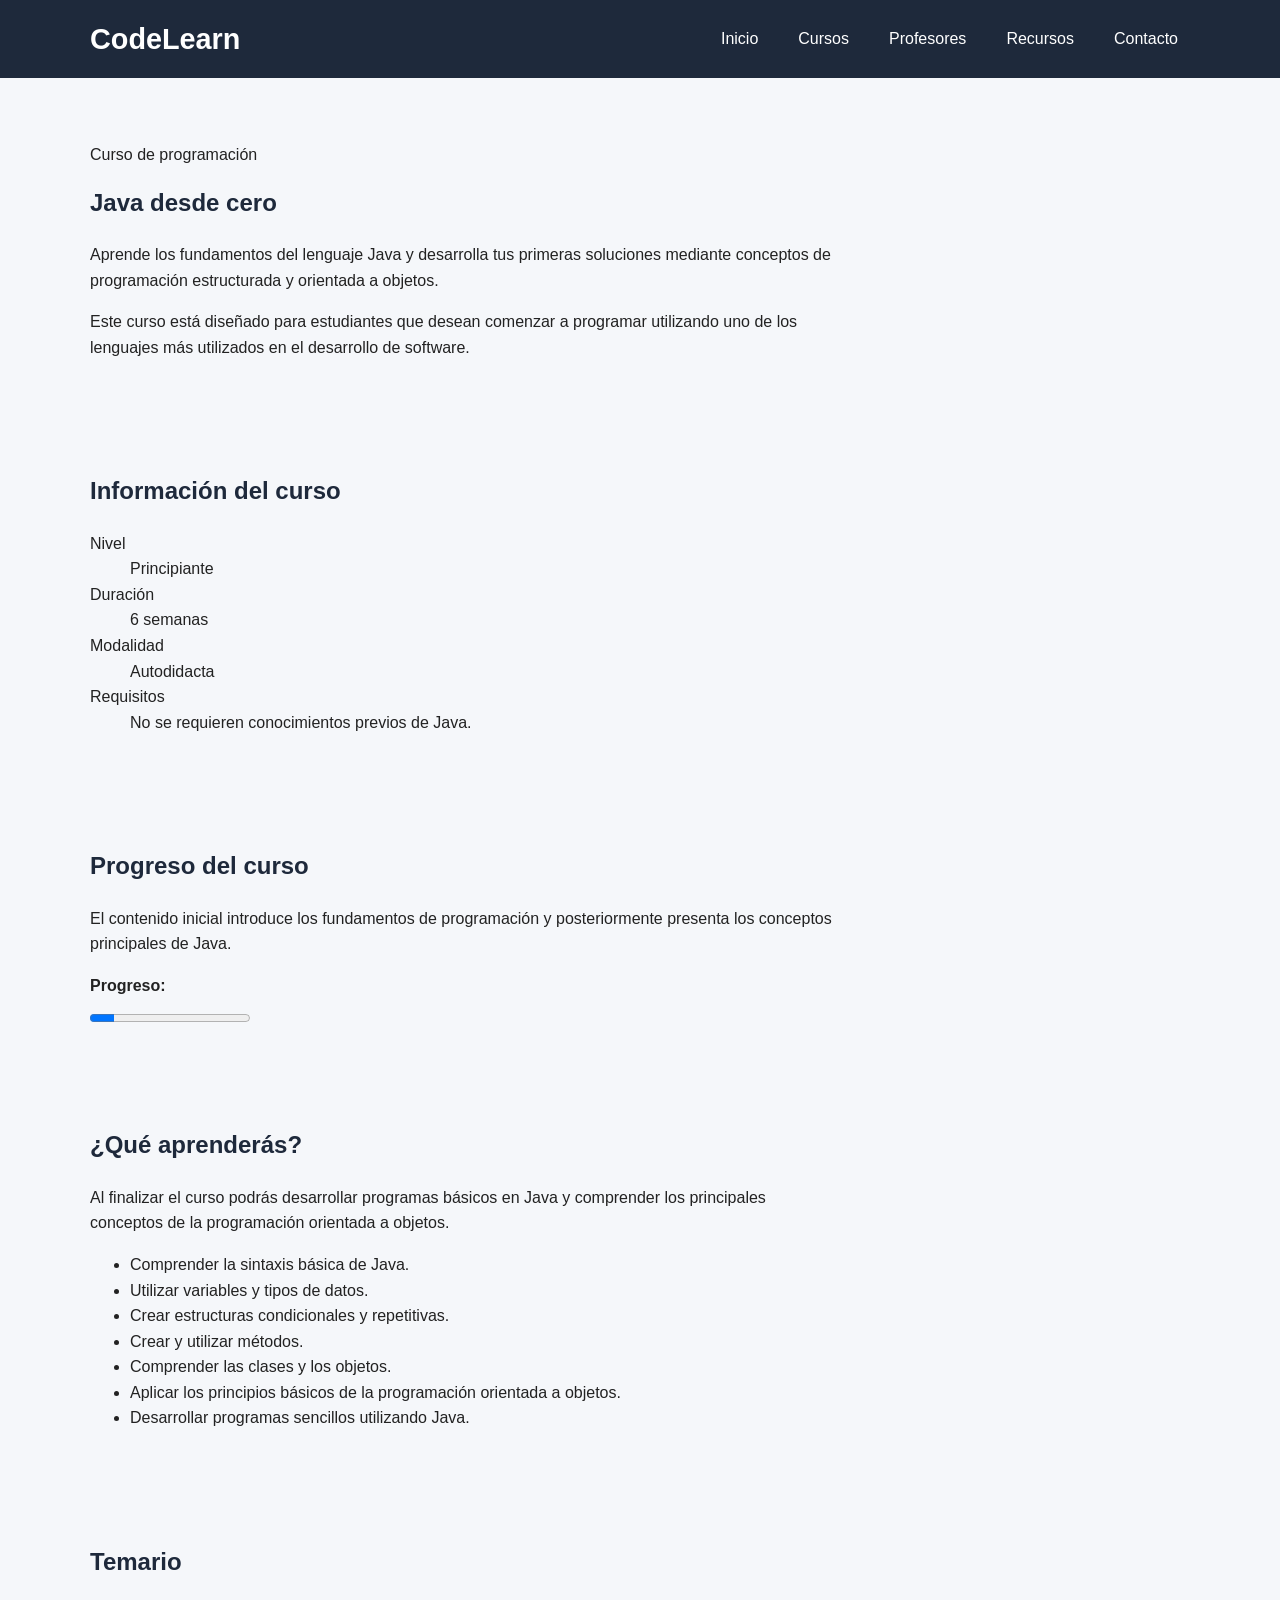
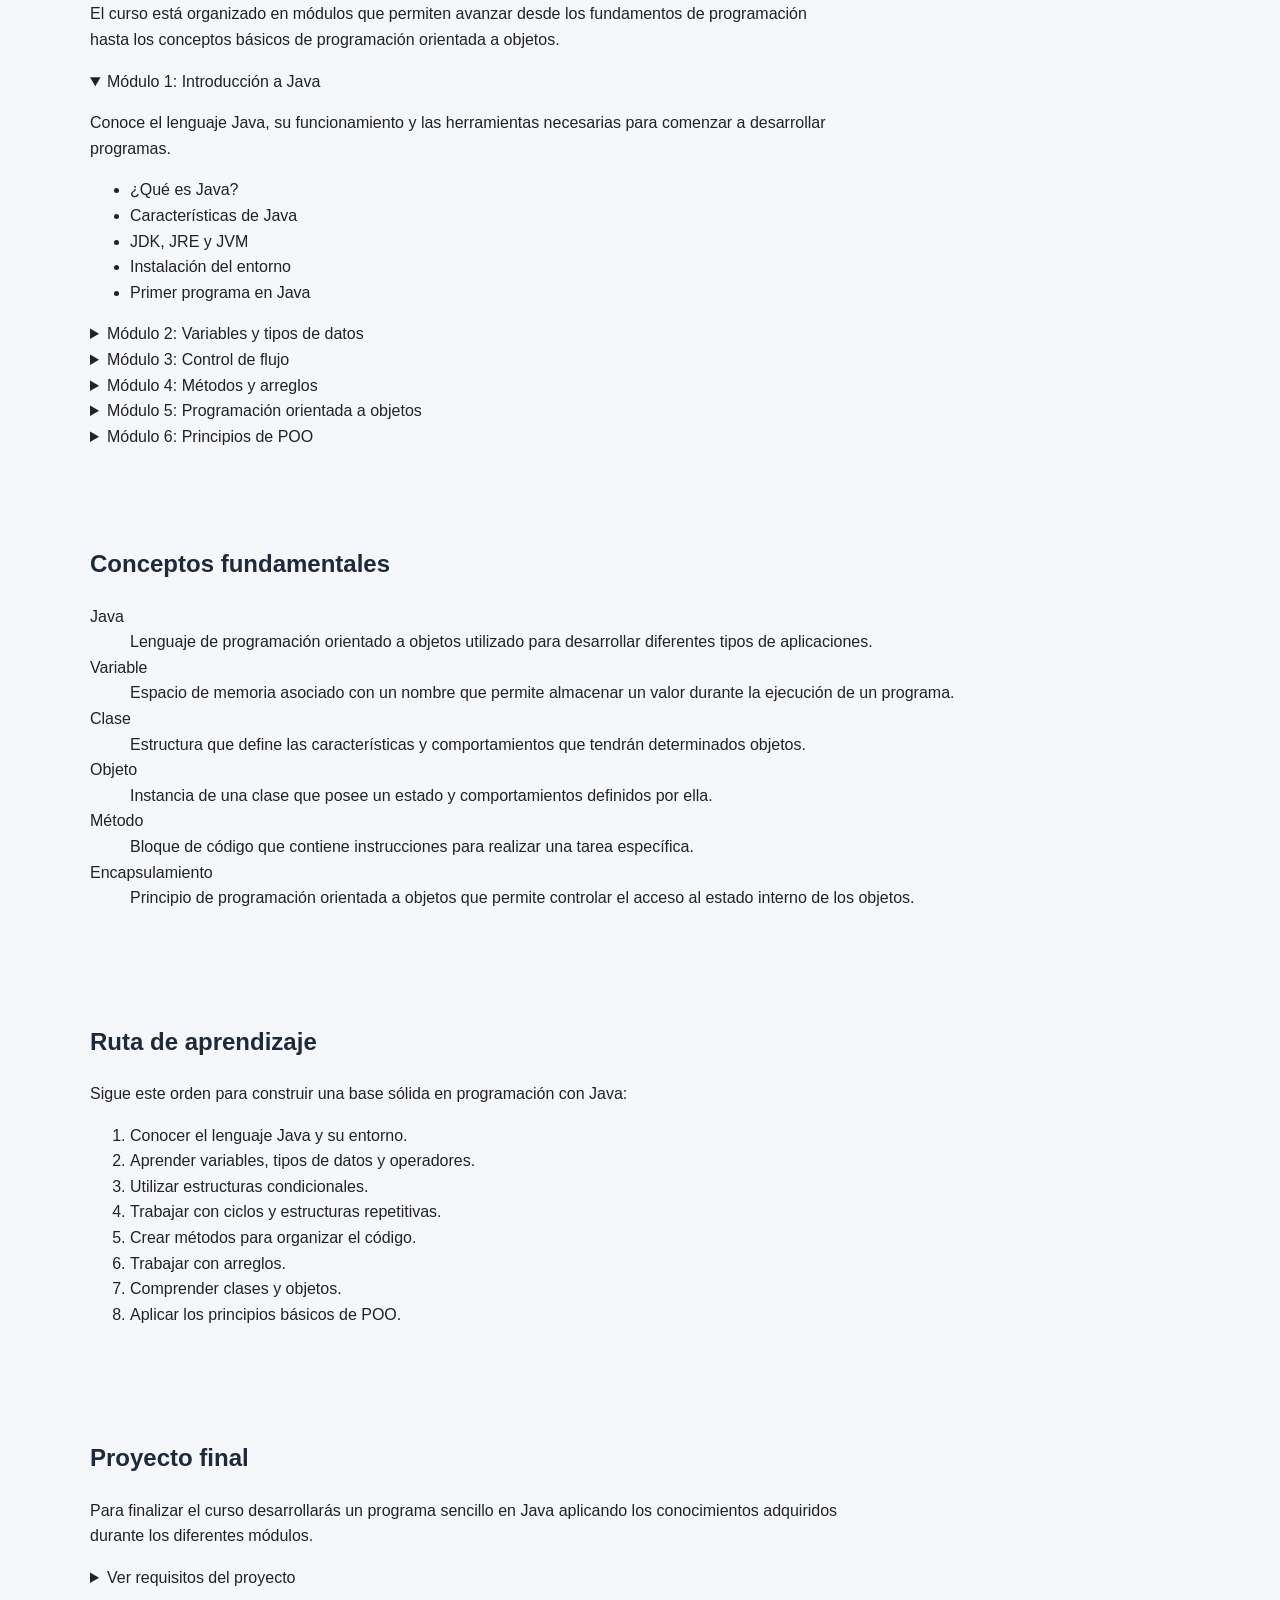
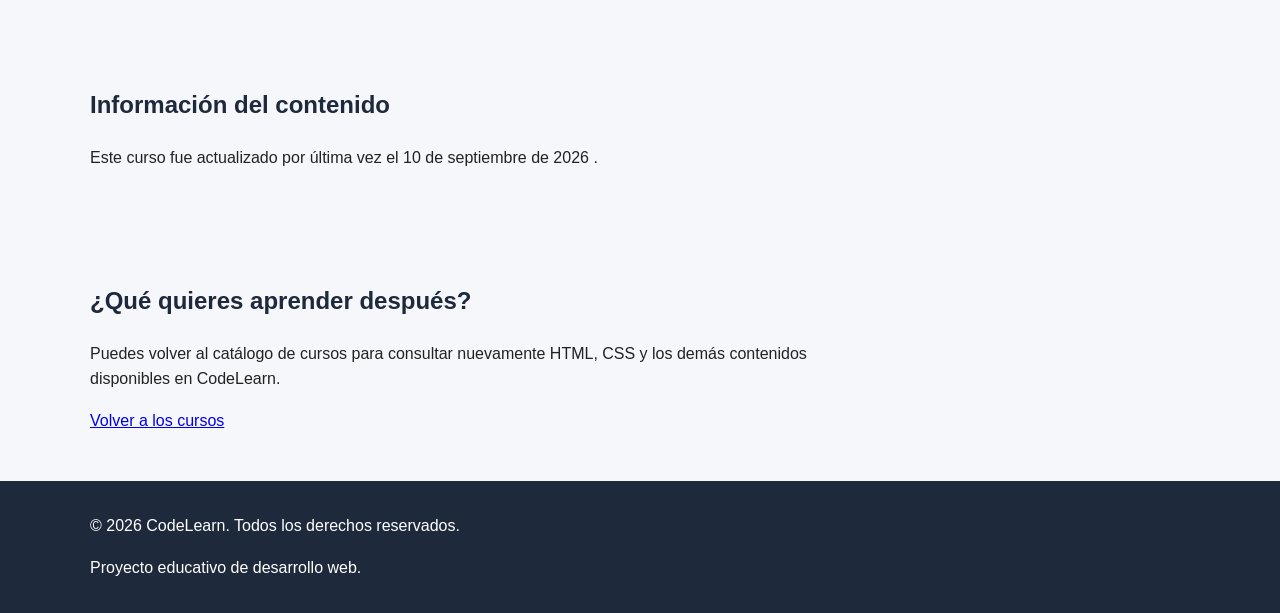
<file: html/curso-java.html>
<!DOCTYPE html>
<html lang="es">

<head>
    <meta charset="UTF-8">
    <meta name="viewport" content="width=device-width, initial-scale=1.0">

    <meta name="description"
        content="Curso de Java desde cero en CodeLearn. Aprende los fundamentos de Java y programación orientada a objetos.">

    <meta name="author" content="CodeLearn">

    <title>CodeLearn | Curso de Java</title>
    <link rel="stylesheet" href="../css/styles.css">
</head>

<body>

    <!-- Encabezado principal -->
    <header class="header">

        <div class="container">

            <h1 class="logo">CodeLearn</h1>

            <!-- Navegación principal -->
            <nav class="nav" aria-label="Navegación principal">

                <a href="../index.html">Inicio</a>
                <a href="cursos.html">Cursos</a>
                <a href="profesores.html">Profesores</a>
                <a href="recursos.html">Recursos</a>
                <a href="contacto.html">Contacto</a>

            </nav>

        </div>

    </header>


    <!-- Contenido principal -->
    <main>

        <!-- Presentación del curso -->
        <section class="course-introduction">

            <div class="container">

                <p>Curso de programación</p>

                <h2>Java desde cero</h2>

                <p>
                    Aprende los fundamentos del lenguaje Java y desarrolla
                    tus primeras soluciones mediante conceptos de
                    programación estructurada y orientada a objetos.
                </p>

                <p>
                    Este curso está diseñado para estudiantes que desean
                    comenzar a programar utilizando uno de los lenguajes
                    más utilizados en el desarrollo de software.
                </p>

            </div>

        </section>


        <!-- Información del curso -->
        <section class="course-information">

            <div class="container">

                <h2>Información del curso</h2>

                <dl>

                    <dt>Nivel</dt>
                    <dd>Principiante</dd>

                    <dt>Duración</dt>
                    <dd>6 semanas</dd>

                    <dt>Modalidad</dt>
                    <dd>Autodidacta</dd>

                    <dt>Requisitos</dt>
                    <dd>
                        No se requieren conocimientos previos de Java.
                    </dd>

                </dl>

            </div>

        </section>


        <!-- Progreso del curso -->
        <section class="course-progress">

            <div class="container">

                <h2>Progreso del curso</h2>

                <p>
                    El contenido inicial introduce los fundamentos de
                    programación y posteriormente presenta los conceptos
                    principales de Java.
                </p>

                <label for="progress-java">
                    Progreso:
                </label>

                <progress id="progress-java" value="15" max="100">
                    15%
                </progress>

            </div>

        </section>


        <!-- Objetivos del curso -->
        <section class="course-objectives">

            <div class="container">

                <h2>¿Qué aprenderás?</h2>

                <p>
                    Al finalizar el curso podrás desarrollar programas
                    básicos en Java y comprender los principales conceptos
                    de la programación orientada a objetos.
                </p>

                <ul>

                    <li>
                        Comprender la sintaxis básica de Java.
                    </li>

                    <li>
                        Utilizar variables y tipos de datos.
                    </li>

                    <li>
                        Crear estructuras condicionales y repetitivas.
                    </li>

                    <li>
                        Crear y utilizar métodos.
                    </li>

                    <li>
                        Comprender las clases y los objetos.
                    </li>

                    <li>
                        Aplicar los principios básicos de la
                        programación orientada a objetos.
                    </li>

                    <li>
                        Desarrollar programas sencillos utilizando Java.
                    </li>

                </ul>

            </div>

        </section>


        <!-- Temario -->
        <section class="course-content">

            <div class="container">

                <h2>Temario</h2>

                <p>
                    El curso está organizado en módulos que permiten
                    avanzar desde los fundamentos de programación hasta
                    los conceptos básicos de programación orientada a objetos.
                </p>


                <!-- Módulo 1 -->
                <article class="course-module">

                    <details open>

                        <summary>
                            Módulo 1: Introducción a Java
                        </summary>

                        <p>
                            Conoce el lenguaje Java, su funcionamiento
                            y las herramientas necesarias para comenzar
                            a desarrollar programas.
                        </p>

                        <ul>
                            <li>¿Qué es Java?</li>
                            <li>Características de Java</li>
                            <li>JDK, JRE y JVM</li>
                            <li>Instalación del entorno</li>
                            <li>Primer programa en Java</li>
                        </ul>

                    </details>

                </article>


                <!-- Módulo 2 -->
                <article class="course-module">

                    <details>

                        <summary>
                            Módulo 2: Variables y tipos de datos
                        </summary>

                        <p>
                            Aprende a almacenar y manipular información
                            utilizando variables y diferentes tipos de datos.
                        </p>

                        <ul>
                            <li>Variables</li>
                            <li>Tipos de datos primitivos</li>
                            <li>String</li>
                            <li>Constantes</li>
                            <li>Operadores</li>
                        </ul>

                    </details>

                </article>


                <!-- Módulo 3 -->
                <article class="course-module">

                    <details>

                        <summary>
                            Módulo 3: Control de flujo
                        </summary>

                        <p>
                            Aprende a controlar la ejecución de un programa
                            mediante condiciones y estructuras repetitivas.
                        </p>

                        <ul>
                            <li>if</li>
                            <li>if-else</li>
                            <li>switch</li>
                            <li>while</li>
                            <li>do-while</li>
                            <li>for</li>
                        </ul>

                    </details>

                </article>


                <!-- Módulo 4 -->
                <article class="course-module">

                    <details>

                        <summary>
                            Módulo 4: Métodos y arreglos
                        </summary>

                        <p>
                            Aprende a organizar el código mediante métodos
                            y a trabajar con colecciones básicas de datos.
                        </p>

                        <ul>
                            <li>Declaración de métodos</li>
                            <li>Parámetros</li>
                            <li>Valores de retorno</li>
                            <li>Arreglos</li>
                            <li>Recorrido de arreglos</li>
                        </ul>

                    </details>

                </article>


                <!-- Módulo 5 -->
                <article class="course-module">

                    <details>

                        <summary>
                            Módulo 5: Programación orientada a objetos
                        </summary>

                        <p>
                            Introducción al paradigma orientado a objetos
                            y a los elementos principales utilizados
                            para construir aplicaciones en Java.
                        </p>

                        <ul>
                            <li>Clases</li>
                            <li>Objetos</li>
                            <li>Atributos</li>
                            <li>Métodos</li>
                            <li>Constructores</li>
                            <li>Encapsulamiento</li>
                        </ul>

                    </details>

                </article>


                <!-- Módulo 6 -->
                <article class="course-module">

                    <details>

                        <summary>
                            Módulo 6: Principios de POO
                        </summary>

                        <p>
                            Conoce los principales conceptos que permiten
                            crear programas orientados a objetos más
                            organizados y reutilizables.
                        </p>

                        <ul>
                            <li>Encapsulamiento</li>
                            <li>Herencia</li>
                            <li>Polimorfismo</li>
                            <li>Abstracción</li>
                            <li>Interfaces</li>
                        </ul>

                    </details>

                </article>

            </div>

        </section>


        <!-- Conceptos fundamentales -->
        <section class="course-concepts">

            <div class="container">

                <h2>Conceptos fundamentales</h2>

                <dl>

                    <dt>Java</dt>

                    <dd>
                        Lenguaje de programación orientado a objetos
                        utilizado para desarrollar diferentes tipos
                        de aplicaciones.
                    </dd>


                    <dt>Variable</dt>

                    <dd>
                        Espacio de memoria asociado con un nombre que
                        permite almacenar un valor durante la ejecución
                        de un programa.
                    </dd>


                    <dt>Clase</dt>

                    <dd>
                        Estructura que define las características y
                        comportamientos que tendrán determinados objetos.
                    </dd>


                    <dt>Objeto</dt>

                    <dd>
                        Instancia de una clase que posee un estado y
                        comportamientos definidos por ella.
                    </dd>


                    <dt>Método</dt>

                    <dd>
                        Bloque de código que contiene instrucciones
                        para realizar una tarea específica.
                    </dd>


                    <dt>Encapsulamiento</dt>

                    <dd>
                        Principio de programación orientada a objetos
                        que permite controlar el acceso al estado interno
                        de los objetos.
                    </dd>

                </dl>

            </div>

        </section>


        <!-- Ruta de aprendizaje -->
        <section class="learning-path">

            <div class="container">

                <h2>Ruta de aprendizaje</h2>

                <p>
                    Sigue este orden para construir una base sólida
                    en programación con Java:
                </p>

                <ol>

                    <li>
                        Conocer el lenguaje Java y su entorno.
                    </li>

                    <li>
                        Aprender variables, tipos de datos y operadores.
                    </li>

                    <li>
                        Utilizar estructuras condicionales.
                    </li>

                    <li>
                        Trabajar con ciclos y estructuras repetitivas.
                    </li>

                    <li>
                        Crear métodos para organizar el código.
                    </li>

                    <li>
                        Trabajar con arreglos.
                    </li>

                    <li>
                        Comprender clases y objetos.
                    </li>

                    <li>
                        Aplicar los principios básicos de POO.
                    </li>

                </ol>

            </div>

        </section>


        <!-- Proyecto final -->
        <section class="final-project">

            <div class="container">

                <h2>Proyecto final</h2>

                <p>
                    Para finalizar el curso desarrollarás un programa
                    sencillo en Java aplicando los conocimientos
                    adquiridos durante los diferentes módulos.
                </p>

                <details>

                    <summary>
                        Ver requisitos del proyecto
                    </summary>

                    <ol>

                        <li>
                            Crear un proyecto Java correctamente estructurado.
                        </li>

                        <li>
                            Utilizar variables y tipos de datos.
                        </li>

                        <li>
                            Utilizar estructuras condicionales.
                        </li>

                        <li>
                            Utilizar al menos una estructura repetitiva.
                        </li>

                        <li>
                            Crear métodos para organizar el programa.
                        </li>

                        <li>
                            Utilizar clases y objetos.
                        </li>

                        <li>
                            Aplicar encapsulamiento.
                        </li>

                    </ol>

                </details>

            </div>

        </section>


        <!-- Información de actualización -->
        <section class="course-update">

            <div class="container">

                <h2>Información del contenido</h2>

                <p>
                    Este curso fue actualizado por última vez el
                    <time datetime="2026-09-10">
                        10 de septiembre de 2026
                    </time>.
                </p>

            </div>

        </section>


        <!-- Navegación entre cursos -->
        <section class="course-navigation">

            <div class="container">

                <h2>¿Qué quieres aprender después?</h2>

                <p>
                    Puedes volver al catálogo de cursos para consultar
                    nuevamente HTML, CSS y los demás contenidos
                    disponibles en CodeLearn.
                </p>

                <a href="cursos.html">
                    Volver a los cursos
                </a>

            </div>

        </section>

    </main>


    <!-- Pie de página -->
    <footer class="footer">

        <div class="container">

            <p>
                &copy; 2026 CodeLearn. Todos los derechos reservados.
            </p>

            <address>
                Proyecto educativo de desarrollo web.
            </address>

        </div>

    </footer>

</body>

</html>
</file>
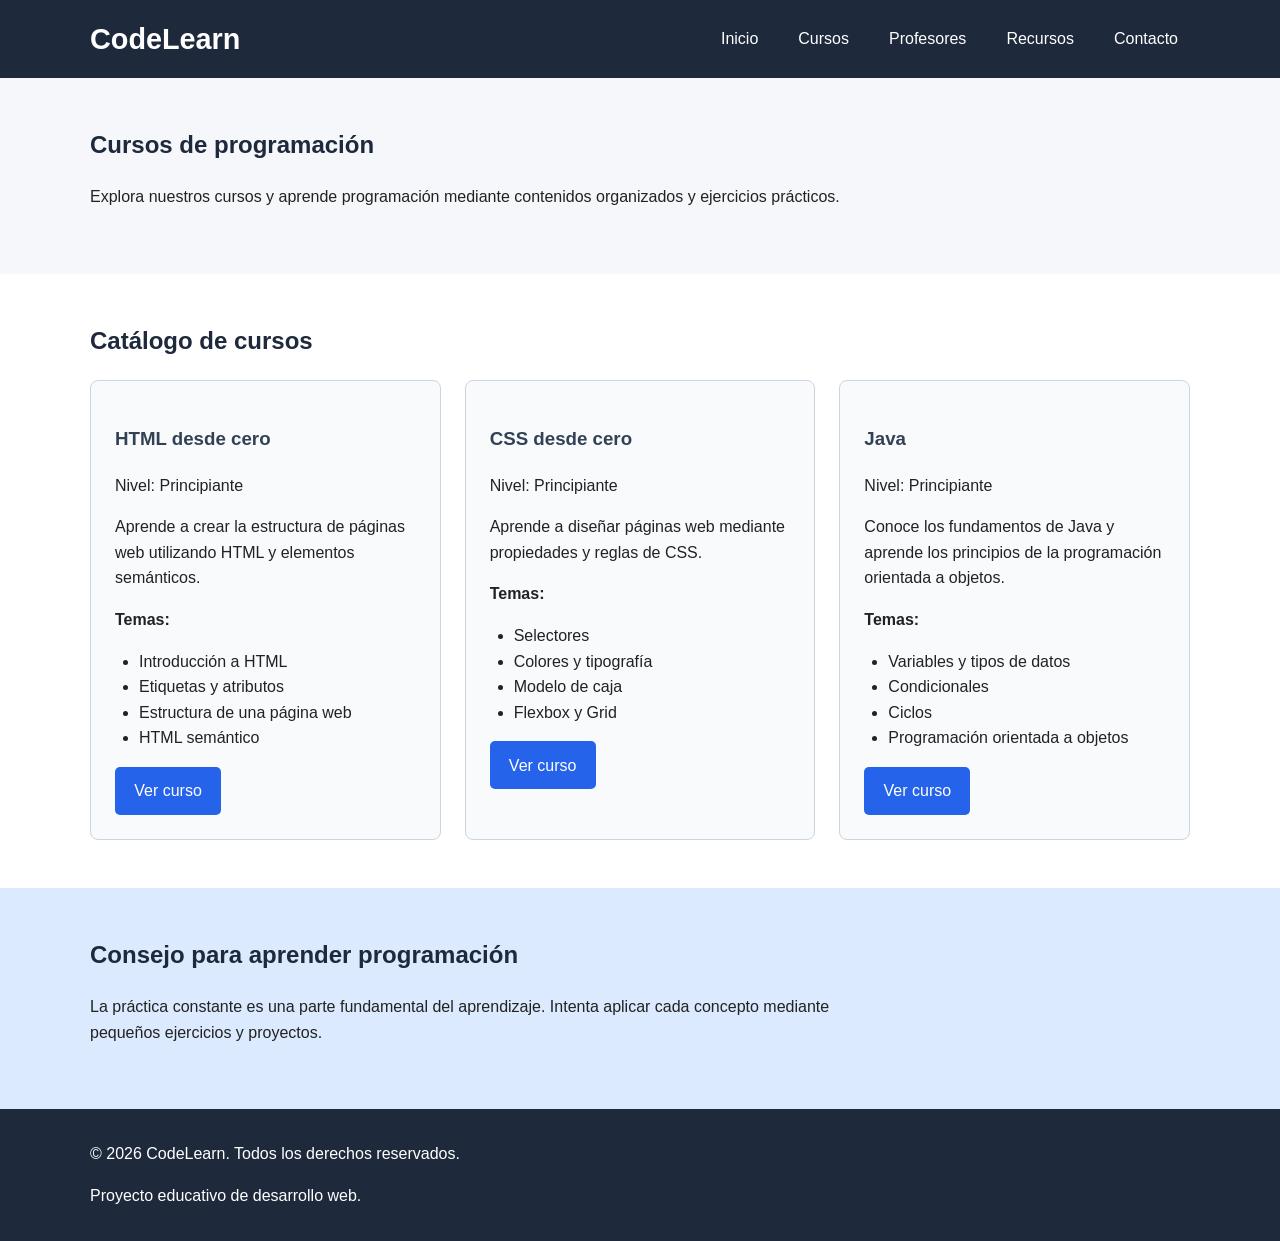
<file: html/cursos.html>
<!DOCTYPE html>
<html lang="es">

<head>
    <meta charset="UTF-8">
    <meta name="viewport" content="width=device-width, initial-scale=1.0">

    <meta name="description"
        content="Consulta los cursos de programación disponibles en CodeLearn. Aprende HTML, CSS y Java desde cero.">

    <meta name="author" content="CodeLearn">

    <title>Cursos | CodeLearn</title>
    <link rel="stylesheet" href="../css/styles.css">
</head>

<body>

    <header class="header">

        <div class="container">

            <h1 class="logo">CodeLearn</h1>

            <nav class="nav" aria-label="Navegación principal">

                <a href="../index.html">Inicio</a>
                <a href="cursos.html">Cursos</a>
                <a href="profesores.html">Profesores</a>
                <a href="recursos.html">Recursos</a>
                <a href="contacto.html">Contacto</a>

            </nav>

        </div>

    </header>


    <main>

        <section class="courses-header">

            <div class="container">

                <h2>Cursos de programación</h2>

                <p>
                    Explora nuestros cursos y aprende programación
                    mediante contenidos organizados y ejercicios prácticos.
                </p>

            </div>

        </section>


        <section class="courses">

            <div class="container">

                <h2>Catálogo de cursos</h2>

                <div class="course-list">


                    <article class="course-card">

                        <header>

                            <h3>HTML desde cero</h3>

                            <p>
                                Nivel: Principiante
                            </p>

                        </header>

                        <p>
                            Aprende a crear la estructura de páginas web
                            utilizando HTML y elementos semánticos.
                        </p>

                        <p>
                            <strong>Temas:</strong>
                        </p>

                        <ul>
                            <li>Introducción a HTML</li>
                            <li>Etiquetas y atributos</li>
                            <li>Estructura de una página web</li>
                            <li>HTML semántico</li>
                        </ul>

                        <a href="curso-html.html">Ver curso</a>

                    </article>


                    <article class="course-card">

                        <header>

                            <h3>CSS desde cero</h3>

                            <p>
                                Nivel: Principiante
                            </p>

                        </header>

                        <p>
                            Aprende a diseñar páginas web mediante
                            propiedades y reglas de CSS.
                        </p>

                        <p>
                            <strong>Temas:</strong>
                        </p>

                        <ul>
                            <li>Selectores</li>
                            <li>Colores y tipografía</li>
                            <li>Modelo de caja</li>
                            <li>Flexbox y Grid</li>
                        </ul>

                        <a href="curso-css.html">Ver curso</a>

                    </article>


                    <article class="course-card">

                        <header>

                            <h3>Java</h3>

                            <p>
                                Nivel: Principiante</p>

                        </header>

                        <p>
                            Conoce los fundamentos de Java y aprende
                            los principios de la programación orientada
                            a objetos.
                        </p>

                        <p>
                            <strong>Temas:</strong>
                        </p>

                        <ul>
                            <li>Variables y tipos de datos</li>
                            <li>Condicionales</li>
                            <li>Ciclos</li>
                            <li>Programación orientada a objetos</li>
                        </ul>

                        <a href="curso-java.html">Ver curso</a>

                    </article>


                </div>

            </div>

        </section>


        <aside class="learning-tip">

            <div class="container">

                <h2>Consejo para aprender programación</h2>

                <p>
                    La práctica constante es una parte fundamental
                    del aprendizaje. Intenta aplicar cada concepto
                    mediante pequeños ejercicios y proyectos.
                </p>

            </div>

        </aside>

    </main>


    <footer class="footer">

        <div class="container">

            <p>
                &copy; 2026 CodeLearn. Todos los derechos reservados.
            </p>

            <address>
                Proyecto educativo de desarrollo web.
            </address>

        </div>

    </footer>

</body>

</html>
</file>
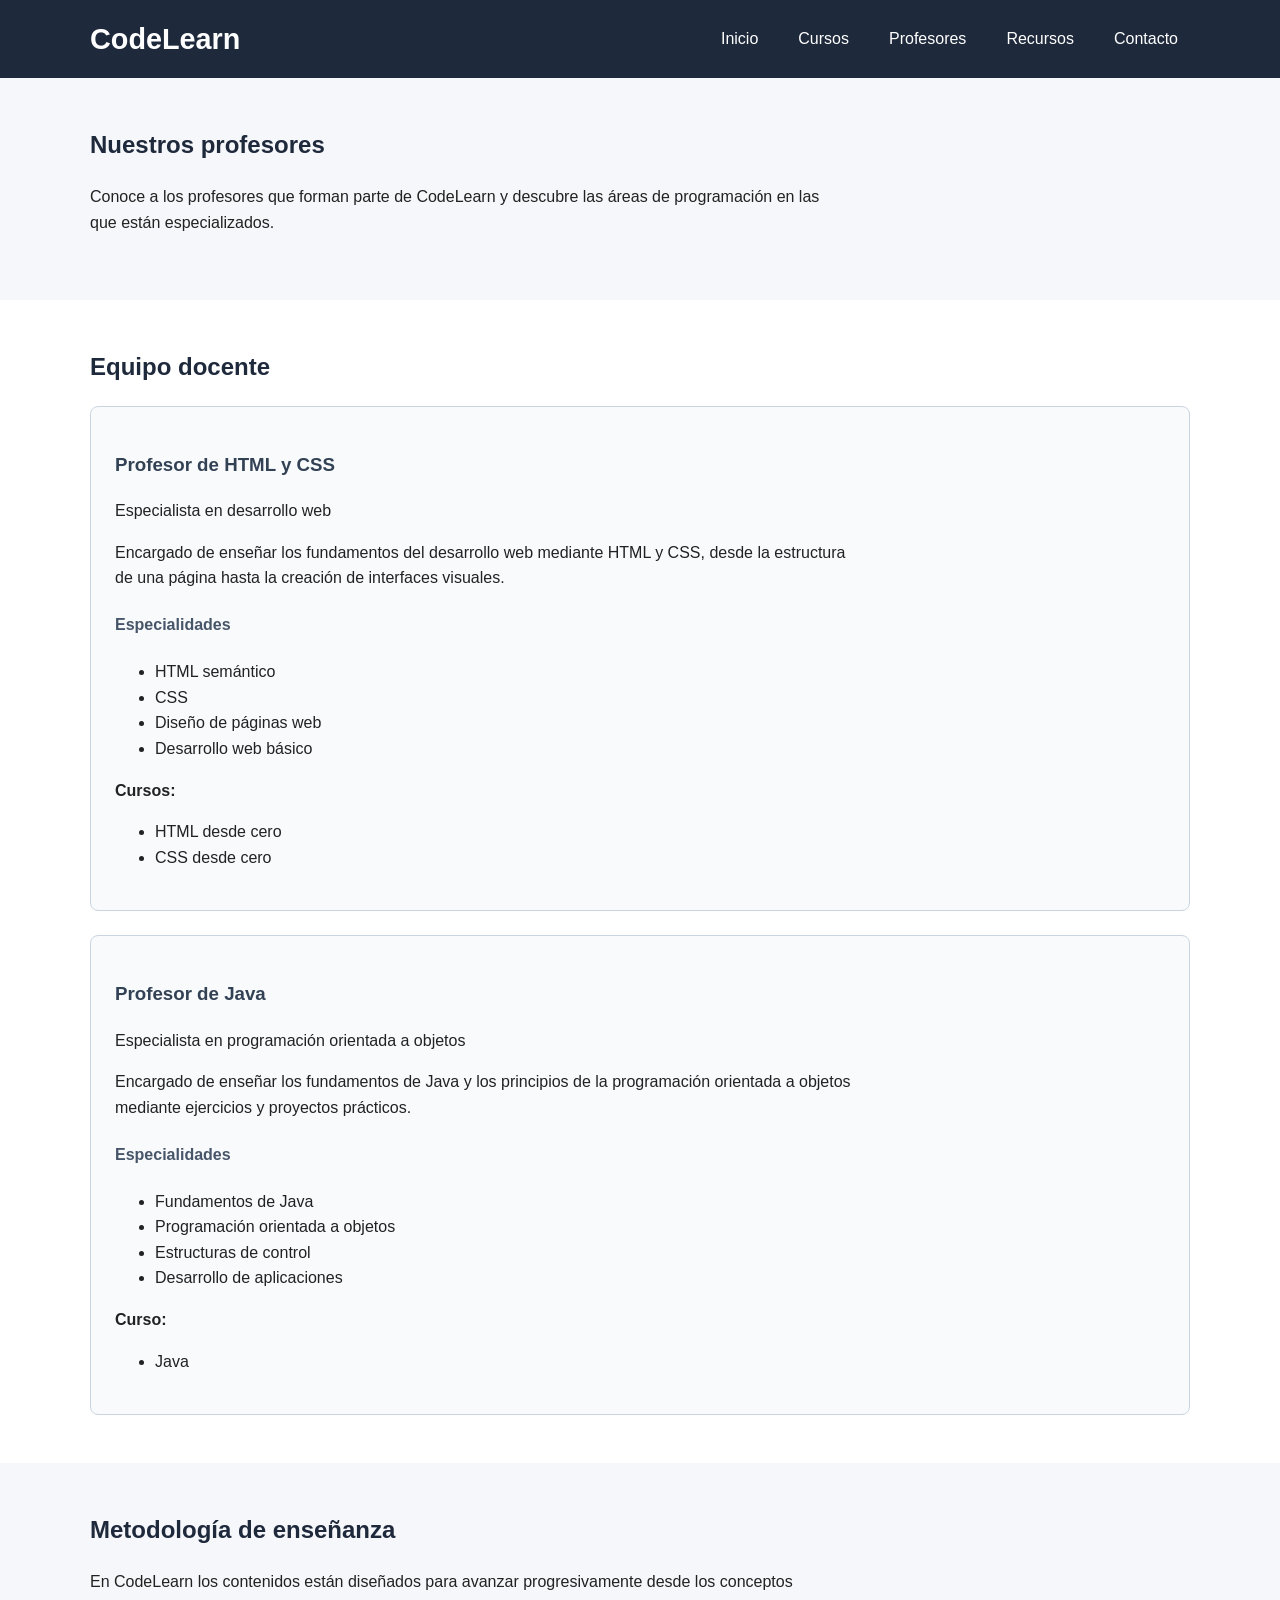
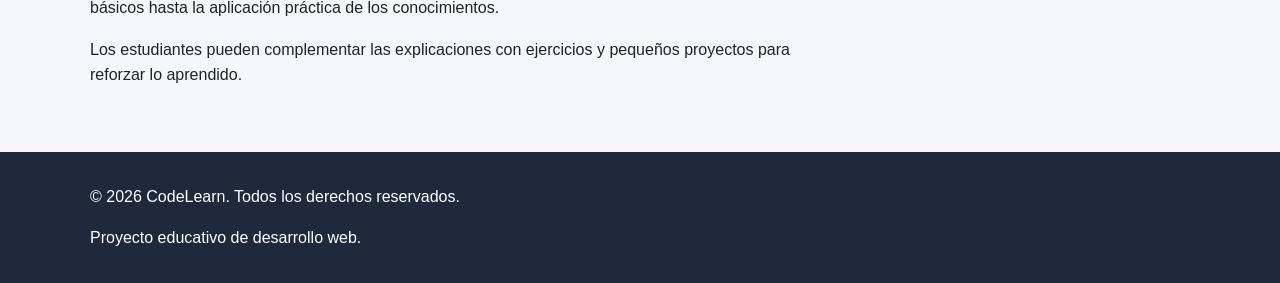
<file: html/profesores.html>
<!DOCTYPE html>
<html lang="es">

<head>
    <meta charset="UTF-8">
    <meta name="viewport" content="width=device-width, initial-scale=1.0">

    <meta name="description"
        content="Conoce a los profesores de CodeLearn especializados en desarrollo web y programación Java.">

    <meta name="author" content="CodeLearn">

    <title>Profesores | CodeLearn</title>
    <link rel="stylesheet" href="../css/styles.css">
</head>

<body>

    <!-- Encabezado principal -->
    <header class="header">

        <div class="container">

            <h1 class="logo">CodeLearn</h1>

            <!-- Navegación principal -->
            <nav class="nav" aria-label="Navegación principal">

                <a href="../index.html">Inicio</a>
                <a href="cursos.html">Cursos</a>
                <a href="profesores.html">Profesores</a>
                <a href="recursos.html">Recursos</a>
                <a href="contacto.html">Contacto</a>

            </nav>

        </div>

    </header>


    <!-- Contenido principal -->
    <main>

        <!-- Presentación de la sección -->
        <section class="teachers-header">

            <div class="container">

                <h2>Nuestros profesores</h2>

                <p>
                    Conoce a los profesores que forman parte de CodeLearn
                    y descubre las áreas de programación en las que están
                    especializados.
                </p>

            </div>

        </section>


        <!-- Profesores -->
        <section class="teachers">

            <div class="container">

                <h2>Equipo docente</h2>


                <article class="teacher-card">

                    <header>

                        <h3>Profesor de HTML y CSS</h3>

                        <p>
                            Especialista en desarrollo web
                        </p>

                    </header>

                    <p>
                        Encargado de enseñar los fundamentos del desarrollo
                        web mediante HTML y CSS, desde la estructura de una
                        página hasta la creación de interfaces visuales.
                    </p>

                    <h4>Especialidades</h4>

                    <ul>
                        <li>HTML semántico</li>
                        <li>CSS</li>
                        <li>Diseño de páginas web</li>
                        <li>Desarrollo web básico</li>
                    </ul>

                    <p>
                        <strong>Cursos:</strong>
                    </p>

                    <ul>
                        <li>HTML desde cero</li>
                        <li>CSS desde cero</li>
                    </ul>

                </article>


                <article class="teacher-card">

                    <header>

                        <h3>Profesor de Java</h3>

                        <p>
                            Especialista en programación orientada a objetos
                        </p>

                    </header>

                    <p>
                        Encargado de enseñar los fundamentos de Java y los
                        principios de la programación orientada a objetos
                        mediante ejercicios y proyectos prácticos.
                    </p>

                    <h4>Especialidades</h4>

                    <ul>
                        <li>Fundamentos de Java</li>
                        <li>Programación orientada a objetos</li>
                        <li>Estructuras de control</li>
                        <li>Desarrollo de aplicaciones</li>
                    </ul>

                    <p>
                        <strong>Curso:</strong>
                    </p>

                    <ul>
                        <li>Java</li>
                    </ul>

                </article>


            </div>

        </section>


        <!-- Información adicional -->
        <aside class="teaching-method">

            <div class="container">

                <h2>Metodología de enseñanza</h2>

                <p>
                    En CodeLearn los contenidos están diseñados para avanzar
                    progresivamente desde los conceptos básicos hasta la
                    aplicación práctica de los conocimientos.
                </p>

                <p>
                    Los estudiantes pueden complementar las explicaciones
                    con ejercicios y pequeños proyectos para reforzar
                    lo aprendido.
                </p>

            </div>

        </aside>

    </main>


    <!-- Pie de página -->
    <footer class="footer">

        <div class="container">

            <p>
                &copy; 2026 CodeLearn. Todos los derechos reservados.
            </p>

            <address>
                Proyecto educativo de desarrollo web.
            </address>

        </div>

    </footer>

</body>

</html>
</file>
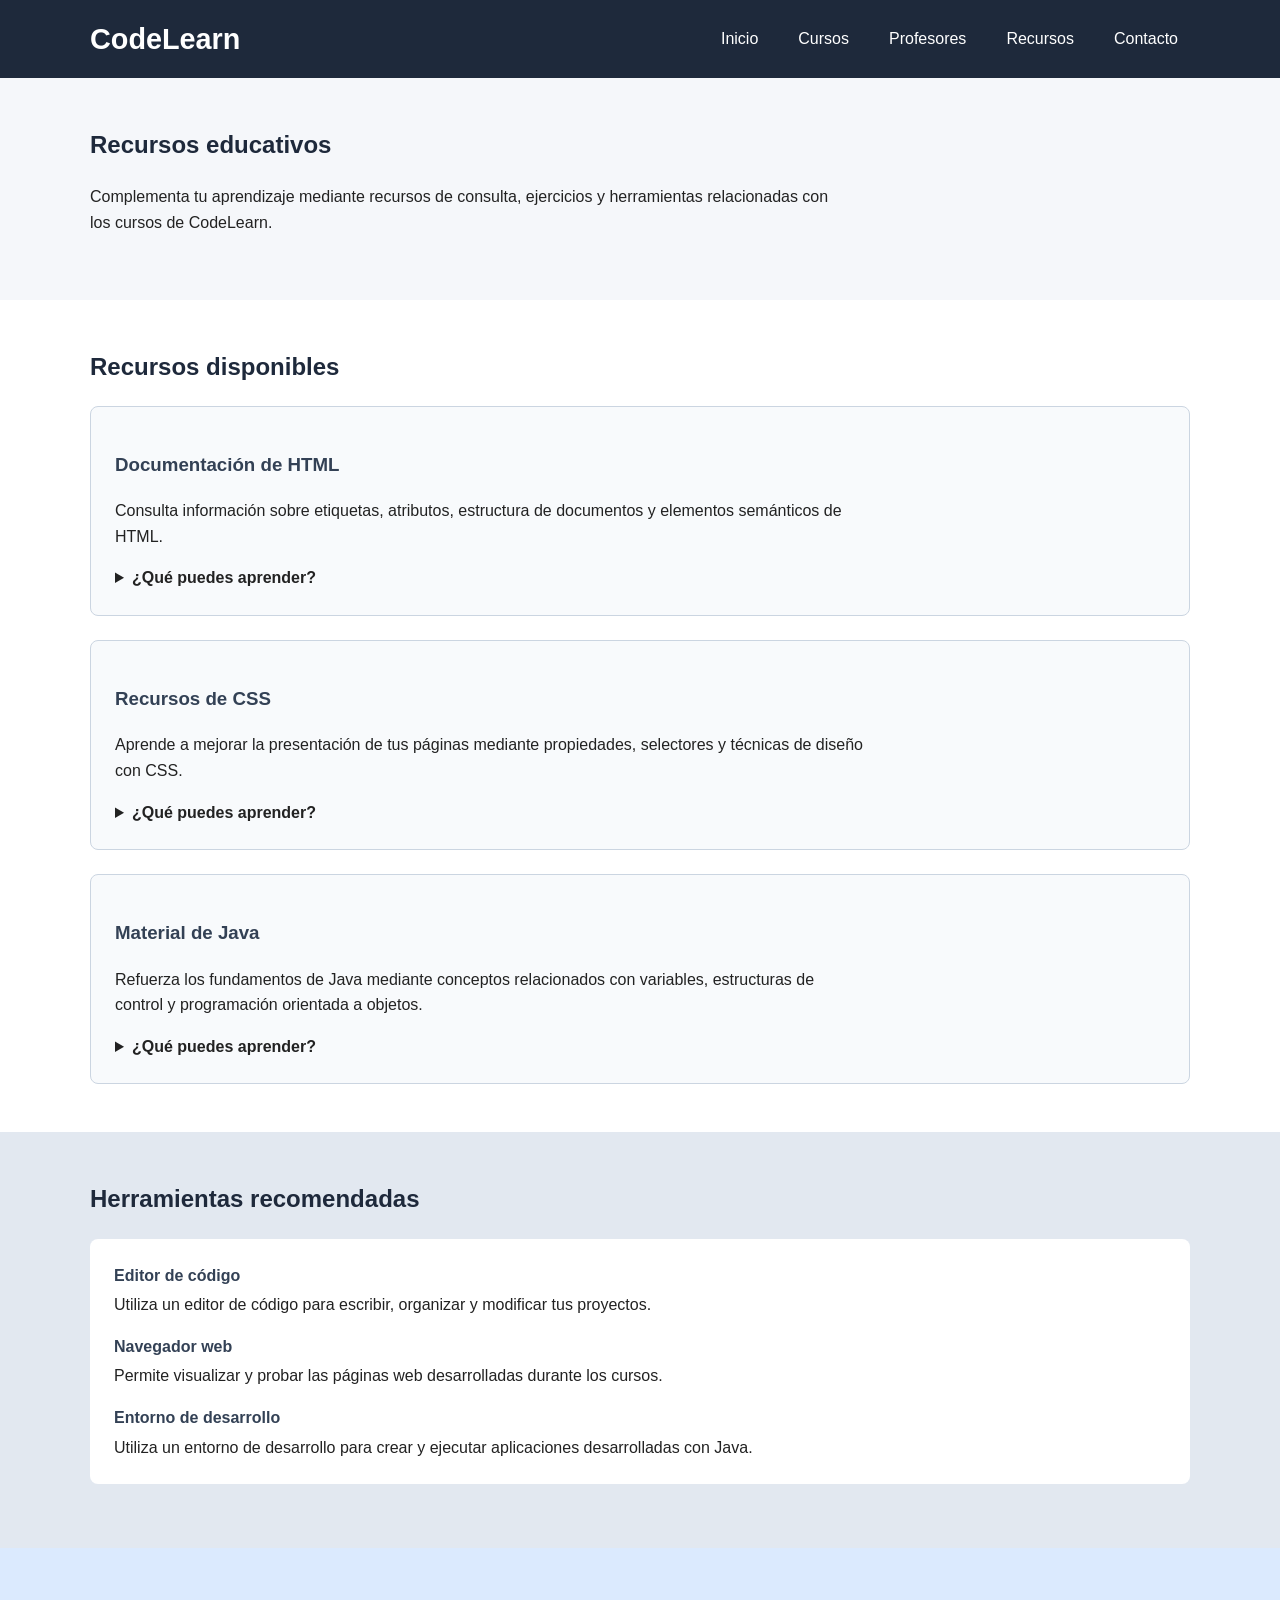
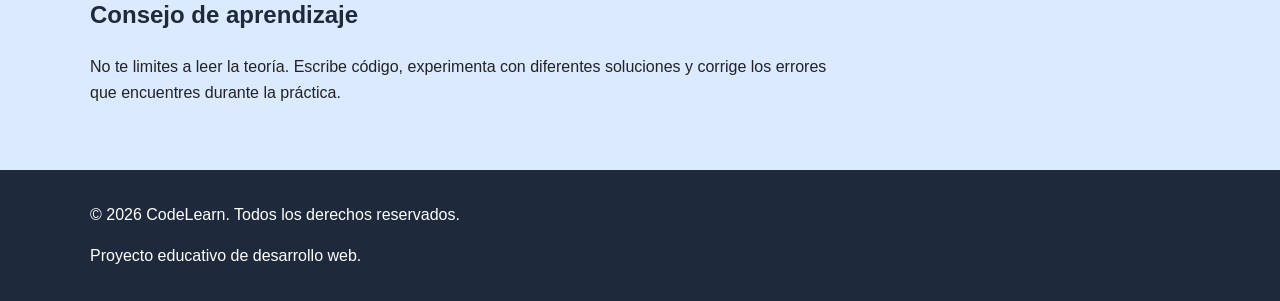
<file: html/recursos.html>
<!DOCTYPE html>
<html lang="es">

<head>
    <meta charset="UTF-8">
    <meta name="viewport" content="width=device-width, initial-scale=1.0">

    <meta name="description"
        content="Encuentra recursos educativos para complementar el aprendizaje de HTML, CSS y Java en CodeLearn.">

    <meta name="author" content="CodeLearn">

    <title>Recursos | CodeLearn</title>
    <link rel="stylesheet" href="../css/styles.css">
</head>

<body>

    <!-- Encabezado principal -->
    <header class="header">

        <div class="container">

            <h1 class="logo">CodeLearn</h1>

            <!-- Navegación principal -->
            <nav class="nav" aria-label="Navegación principal">

                <a href="../index.html">Inicio</a>
                <a href="cursos.html">Cursos</a>
                <a href="profesores.html">Profesores</a>
                <a href="recursos.html">Recursos</a>
                <a href="contacto.html">Contacto</a>

            </nav>

        </div>

    </header>


    <!-- Contenido principal -->
    <main>

        <!-- Presentación de recursos -->
        <section class="resources-header">

            <div class="container">

                <h2>Recursos educativos</h2>

                <p>
                    Complementa tu aprendizaje mediante recursos de consulta,
                    ejercicios y herramientas relacionadas con los cursos
                    de CodeLearn.
                </p>

            </div>

        </section>


        <!-- Recursos de aprendizaje -->
        <section class="resources">

            <div class="container">

                <h2>Recursos disponibles</h2>


                <article class="resource-card">

                    <header>

                        <h3>Documentación de HTML</h3>

                    </header>

                    <p>
                        Consulta información sobre etiquetas, atributos,
                        estructura de documentos y elementos semánticos
                        de HTML.
                    </p>

                    <details>

                        <summary>¿Qué puedes aprender?</summary>

                        <ul>
                            <li>Estructura básica de HTML</li>
                            <li>Elementos semánticos</li>
                            <li>Enlaces e imágenes</li>
                            <li>Formularios</li>
                        </ul>

                    </details>

                </article>


                <article class="resource-card">

                    <header>

                        <h3>Recursos de CSS</h3>

                    </header>

                    <p>
                        Aprende a mejorar la presentación de tus páginas
                        mediante propiedades, selectores y técnicas de
                        diseño con CSS.
                    </p>

                    <details>

                        <summary>¿Qué puedes aprender?</summary>

                        <ul>
                            <li>Selectores y propiedades</li>
                            <li>Colores y tipografía</li>
                            <li>Modelo de caja</li>
                            <li>Flexbox y Grid</li>
                        </ul>

                    </details>

                </article>


                <article class="resource-card">

                    <header>

                        <h3>Material de Java</h3>

                    </header>

                    <p>
                        Refuerza los fundamentos de Java mediante conceptos
                        relacionados con variables, estructuras de control
                        y programación orientada a objetos.
                    </p>

                    <details>

                        <summary>¿Qué puedes aprender?</summary>

                        <ul>
                            <li>Variables y tipos de datos</li>
                            <li>Condicionales y ciclos</li>
                            <li>Clases y objetos</li>
                            <li>Programación orientada a objetos</li>
                        </ul>

                    </details>

                </article>

            </div>

        </section>


        <!-- Herramientas -->
        <section class="tools">

            <div class="container">

                <h2>Herramientas recomendadas</h2>

                <dl>

                    <dt>Editor de código</dt>

                    <dd>
                        Utiliza un editor de código para escribir,
                        organizar y modificar tus proyectos.
                    </dd>


                    <dt>Navegador web</dt>

                    <dd>
                        Permite visualizar y probar las páginas web
                        desarrolladas durante los cursos.
                    </dd>


                    <dt>Entorno de desarrollo</dt>

                    <dd>
                        Utiliza un entorno de desarrollo para crear
                        y ejecutar aplicaciones desarrolladas con Java.
                    </dd>

                </dl>

            </div>

        </section>


        <!-- Consejo -->
        <aside class="learning-tip">

            <div class="container">

                <h2>Consejo de aprendizaje</h2>

                <p>
                    No te limites a leer la teoría. Escribe código,
                    experimenta con diferentes soluciones y corrige
                    los errores que encuentres durante la práctica.
                </p>

            </div>

        </aside>

    </main>


    <!-- Pie de página -->
    <footer class="footer">

        <div class="container">

            <p>
                &copy; 2026 CodeLearn. Todos los derechos reservados.
            </p>

            <address>
                Proyecto educativo de desarrollo web.
            </address>

        </div>

    </footer>

</body>

</html>
</file>
<file: css/styles.css>
/* ========================================
   ESTILOS GENERALES
   ======================================== */

* {
    box-sizing: border-box;
}

html {
    scroll-behavior: smooth;
}

body {
    margin: 0;
    font-family: Arial, Helvetica, sans-serif;
    line-height: 1.6;
    color: #222;
    background-color: #f5f7fa;
}

.container {
    width: 90%;
    max-width: 1100px;
    margin: 0 auto;
}


/* ========================================
   ENCABEZADO
   ======================================== */

.header {
    background-color: #1e293b;
    color: white;
    padding: 1rem 0;
}

.header .container {
    display: flex;
    align-items: center;
    justify-content: space-between;
    gap: 2rem;
}

.logo {
    margin: 0;
    font-size: 1.8rem;
}

.nav {
    display: flex;
    flex-wrap: wrap;
    gap: 1rem;
}

.nav a {
    color: white;
    text-decoration: none;
    padding: 0.5rem 0.75rem;
}

.nav a:hover,
.nav a:focus {
    text-decoration: underline;
}


/* ========================================
   CONTENIDO GENERAL
   ======================================== */

main {
    min-height: 70vh;
}

section,
aside {
    padding: 3rem 0;
}

h2 {
    margin-top: 0;
    color: #1e293b;
}

h3 {
    color: #334155;
}

p {
    max-width: 750px;
}


/* ========================================
   HERO
   ======================================== */

.hero {
    background-color: #e2e8f0;
    padding: 5rem 0;
}

.hero h2 {
    font-size: 2.5rem;
    margin-bottom: 1rem;
}

.hero a,
.course-card a {
    display: inline-block;
    background-color: #2563eb;
    color: white;
    text-decoration: none;
    padding: 0.7rem 1.2rem;
    border-radius: 5px;
}

.hero a:hover,
.hero a:focus,
.course-card a:hover,
.course-card a:focus {
    background-color: #1d4ed8;
}


/* ========================================
   CURSOS
   ======================================== */

.featured-courses,
.courses {
    background-color: white;
}

.course-list {
    display: grid;
    grid-template-columns: repeat(3, 1fr);
    gap: 1.5rem;
}

.course-card {
    background-color: #f8fafc;
    border: 1px solid #cbd5e1;
    border-radius: 8px;
    padding: 1.5rem;
}

.course-card header {
    margin-bottom: 1rem;
}

.course-card ul {
    padding-left: 1.5rem;
}


/* ========================================
   BENEFICIOS
   ======================================== */

.benefits {
    background-color: #e2e8f0;
}

.benefits .container {
    display: grid;
    grid-template-columns: repeat(3, 1fr);
    gap: 1.5rem;
}

.benefits h2 {
    grid-column: 1 / -1;
}

.benefits article {
    background-color: white;
    padding: 1.5rem;
    border-radius: 8px;
}


/* ========================================
   INFORMACIÓN
   ======================================== */

.about {
    background-color: white;
}


/* ========================================
   PROFESORES
   ======================================== */

.teachers {
    background-color: white;
}

.teacher-card {
    background-color: #f8fafc;
    border: 1px solid #cbd5e1;
    border-radius: 8px;
    padding: 1.5rem;
    margin-bottom: 1.5rem;
}

.teacher-card:last-child {
    margin-bottom: 0;
}

.teacher-card h4 {
    color: #475569;
}


/* ========================================
   RECURSOS
   ======================================== */

.resources {
    background-color: white;
}

.resource-card {
    background-color: #f8fafc;
    border: 1px solid #cbd5e1;
    border-radius: 8px;
    padding: 1.5rem;
    margin-bottom: 1.5rem;
}

.resource-card:last-child {
    margin-bottom: 0;
}

.resource-card details {
    margin-top: 1rem;
}

.resource-card summary {
    cursor: pointer;
    font-weight: bold;
}

.tools {
    background-color: #e2e8f0;
}

.tools dl {
    background-color: white;
    padding: 1.5rem;
    border-radius: 8px;
}

.tools dt {
    font-weight: bold;
    color: #334155;
    margin-top: 1rem;
}

.tools dt:first-child {
    margin-top: 0;
}

.tools dd {
    margin-left: 0;
    margin-top: 0.25rem;
}


/* ========================================
   CONSEJOS
   ======================================== */

.learning-tip {
    background-color: #dbeafe;
}


/* ========================================
   CONTACTO
   ======================================== */

.contact {
    background-color: white;
}

form {
    max-width: 750px;
}

fieldset {
    border: 1px solid #cbd5e1;
    border-radius: 8px;
    padding: 1.5rem;
    margin-bottom: 1.5rem;
}

legend {
    font-weight: bold;
    color: #334155;
    padding: 0 0.5rem;
}

label {
    display: block;
    margin-bottom: 0.4rem;
    font-weight: bold;
}

input,
select,
textarea {
    width: 100%;
    padding: 0.7rem;
    font: inherit;
    border: 1px solid #94a3b8;
    border-radius: 5px;
}

textarea {
    resize: vertical;
}

input:focus,
select:focus,
textarea:focus {
    outline: 2px solid #2563eb;
    outline-offset: 1px;
}

button {
    background-color: #2563eb;
    color: white;
    border: none;
    padding: 0.75rem 1.5rem;
    font: inherit;
    border-radius: 5px;
    cursor: pointer;
}

button:hover,
button:focus {
    background-color: #1d4ed8;
}

.contact-information {
    background-color: #e2e8f0;
}

.contact-information a {
    color: #1d4ed8;
}


/* ========================================
   PIE DE PÁGINA
   ======================================== */

.footer {
    background-color: #1e293b;
    color: white;
    padding: 2rem 0;
}

.footer p {
    margin-top: 0;
}

.footer address {
    font-style: normal;
}


/* ========================================
   RESPONSIVE
   ======================================== */

@media (max-width: 800px) {

    .header .container {
        flex-direction: column;
        align-items: flex-start;
    }

    .nav {
        width: 100%;
    }

    .course-list,
    .benefits .container {
        grid-template-columns: 1fr;
    }

    .hero h2 {
        font-size: 2rem;
    }
}


@media (max-width: 500px) {

    .container {
        width: 92%;
    }

    section,
    aside {
        padding: 2rem 0;
    }

    .nav {
        flex-direction: column;
        gap: 0.25rem;
    }

    .nav a {
        padding: 0.4rem 0;
    }

}
</file>
